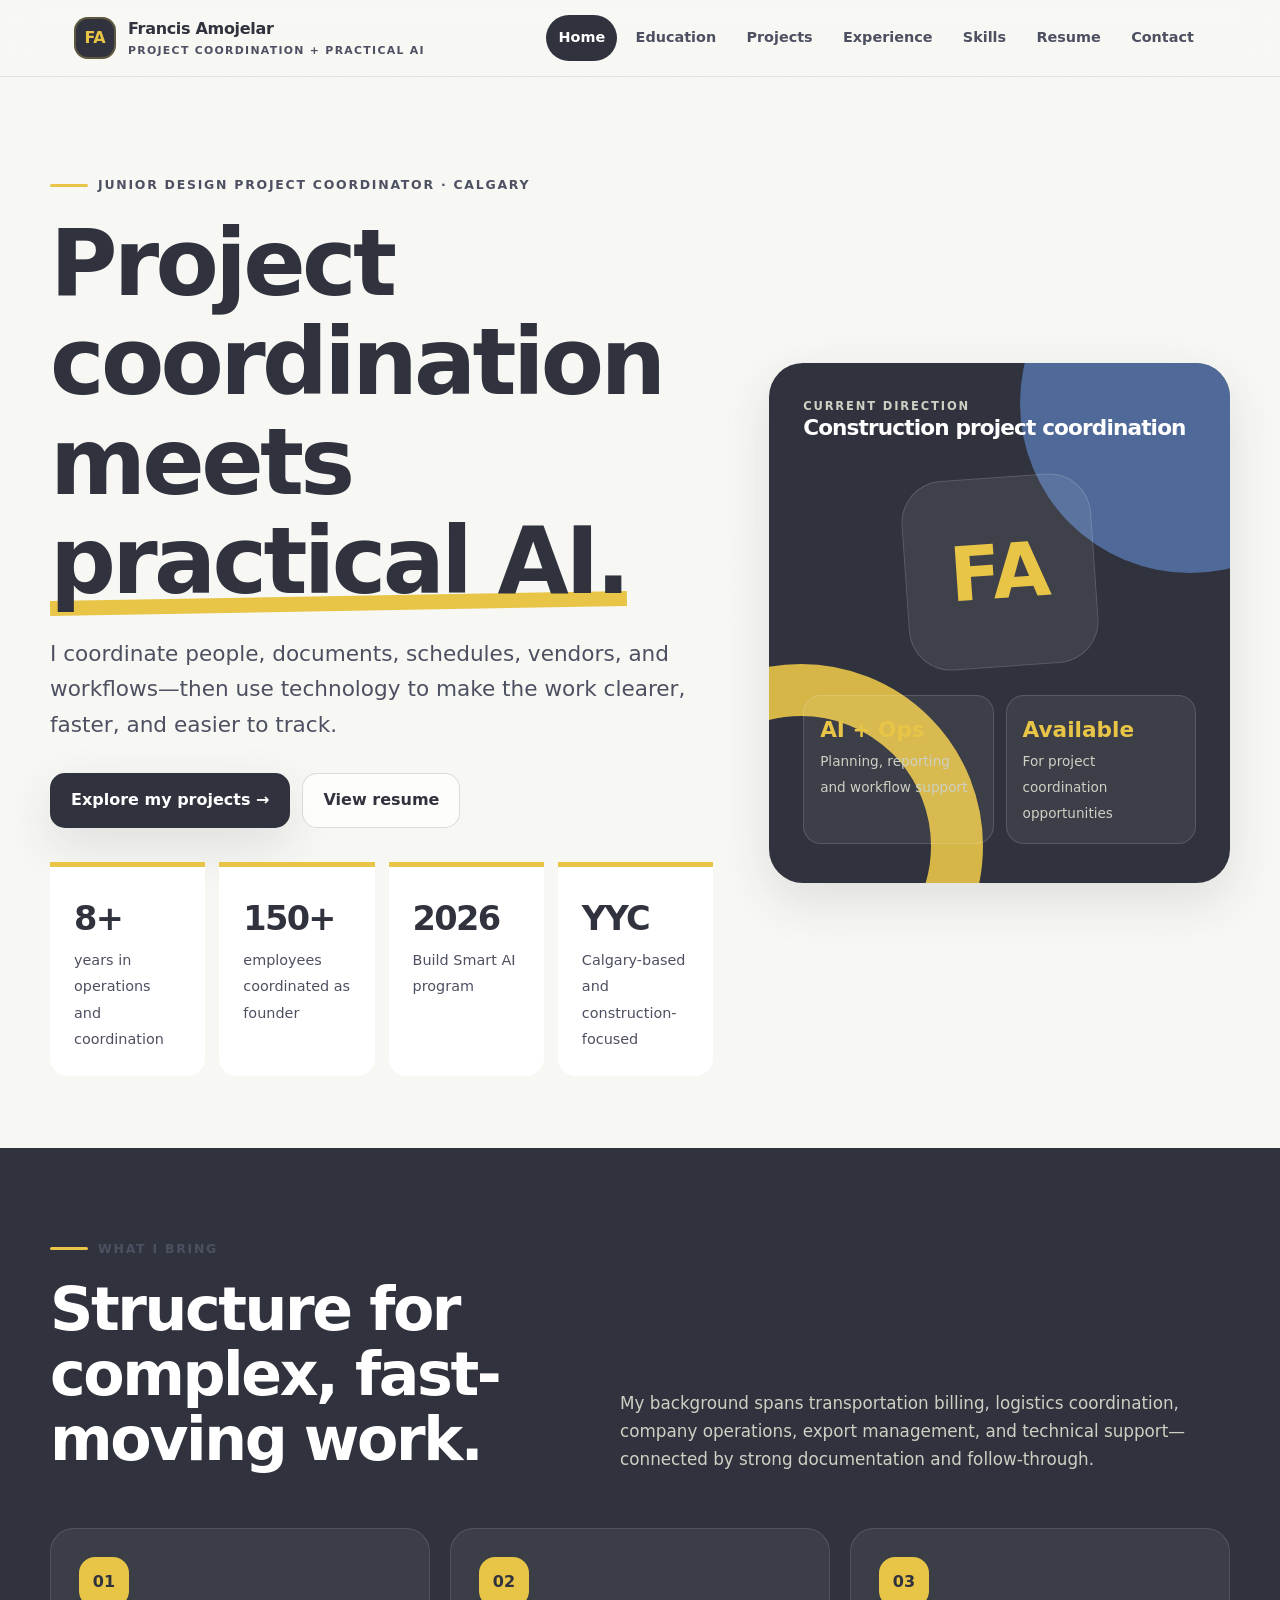
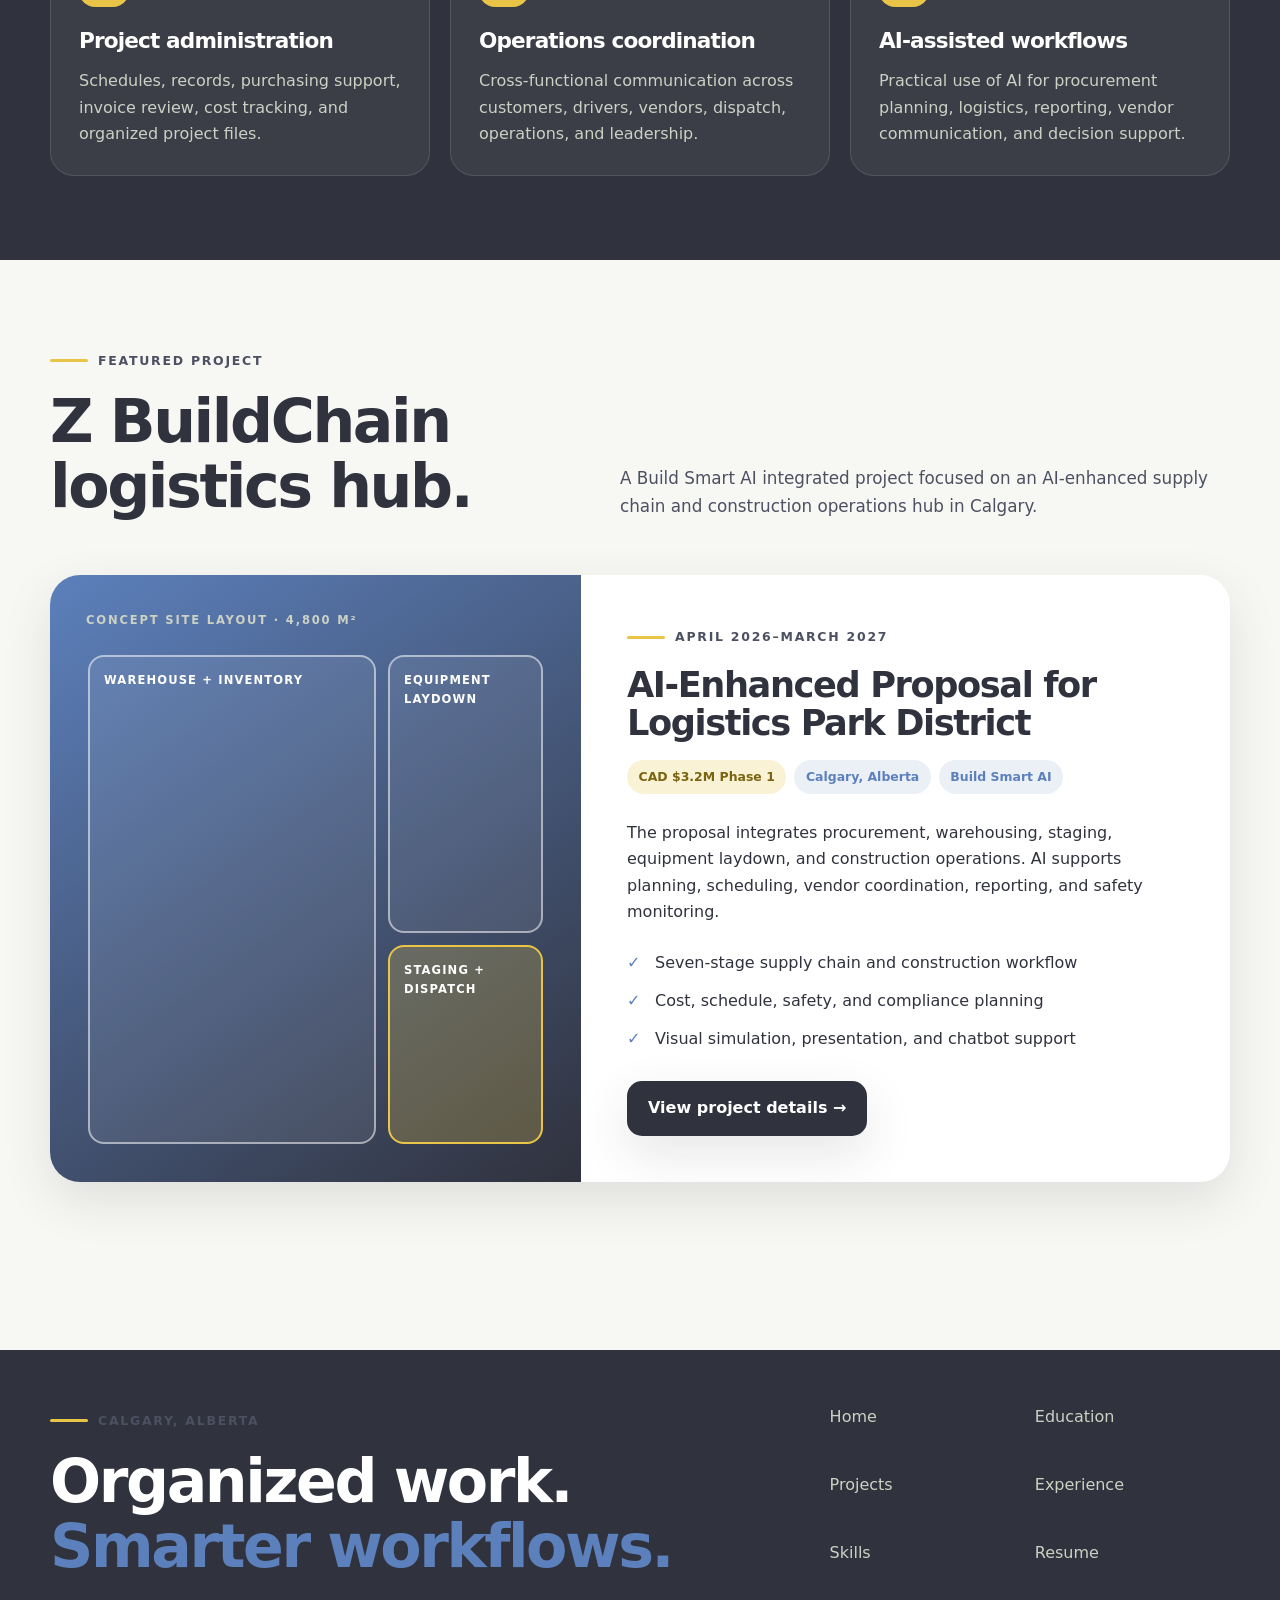
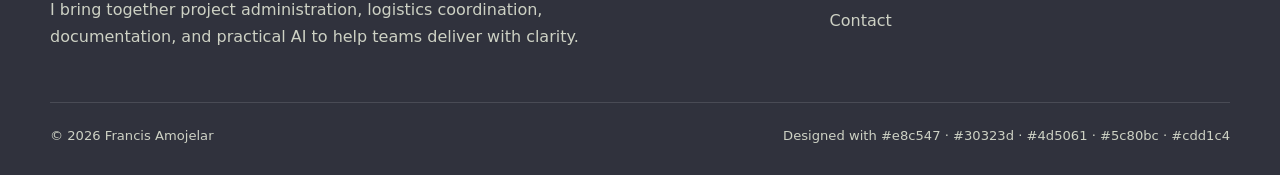
<file: index.html>
<!doctype html>
<html lang="en">
<head>
  <meta charset="utf-8">
  <meta name="viewport" content="width=device-width, initial-scale=1">
  <meta name="description" content="Francis Amojelar is a Calgary-based junior design project coordinator combining project administration, logistics, and practical AI.">
  <meta name="theme-color" content="#30323d">
  <title>Home | Francis Amojelar</title>
  <link rel="stylesheet" href="styles.css">
</head>
<body>
<a class="skip-link" href="#main">Skip to content</a>
<header class="site-header">
  <div class="nav-wrap">
    <a class="brand" href="index.html" aria-label="Francis Amojelar home">
      <span class="brand-mark">FA</span>
      <span>Francis Amojelar<small>Project coordination + practical AI</small></span>
    </a>
    <button class="menu-toggle" aria-expanded="false" aria-label="Open navigation">☰</button>
    <nav class="site-nav" aria-label="Primary navigation"><a href="index.html">Home</a><a href="education.html">Education</a><a href="projects.html">Projects</a><a href="experience.html">Experience</a><a href="skills.html">Skills</a><a href="resume.html">Resume</a><a href="contact.html">Contact</a></nav>
  </div>
</header>
<main id="main">
<section class="hero">
  <div class="container hero-grid">
    <div class="reveal">
      <div class="eyebrow">Junior Design Project Coordinator · Calgary</div>
      <h1>Project coordination meets <span class="gold-underline">practical AI.</span></h1>
      <p class="lead">I coordinate people, documents, schedules, vendors, and workflows—then use technology to make the work clearer, faster, and easier to track.</p>
      <div class="actions"><a class="btn btn-primary" href="projects.html">Explore my projects →</a><a class="btn btn-secondary" href="resume.html">View resume</a></div>
      <div class="stats">
        <div class="stat"><strong>8+</strong><span>years in operations and coordination</span></div>
        <div class="stat"><strong>150+</strong><span>employees coordinated as founder</span></div>
        <div class="stat"><strong>2026</strong><span>Build Smart AI program</span></div>
        <div class="stat"><strong>YYC</strong><span>Calgary-based and construction-focused</span></div>
      </div>
    </div>
    <aside class="hero-panel reveal" aria-label="Profile summary">
      <div class="panel-grid">
        <div><div class="mini-label">Current direction</div><h3>Construction project coordination</h3></div>
        <div class="profile-monogram">FA</div>
        <div class="status-row"><div class="status-card"><strong>AI + Ops</strong><span>Planning, reporting and workflow support</span></div><div class="status-card"><strong>Available</strong><span>For project coordination opportunities</span></div></div>
      </div>
    </aside>
  </div>
</section>
<section class="section alt">
  <div class="container">
    <div class="section-head"><div><div class="eyebrow">What I bring</div><h2>Structure for complex, fast-moving work.</h2></div><p class="section-copy">My background spans transportation billing, logistics coordination, company operations, export management, and technical support—connected by strong documentation and follow-through.</p></div>
    <div class="grid-3">
      <article class="card reveal"><div class="card-icon">01</div><h3>Project administration</h3><p>Schedules, records, purchasing support, invoice review, cost tracking, and organized project files.</p></article>
      <article class="card reveal"><div class="card-icon">02</div><h3>Operations coordination</h3><p>Cross-functional communication across customers, drivers, vendors, dispatch, operations, and leadership.</p></article>
      <article class="card reveal"><div class="card-icon">03</div><h3>AI-assisted workflows</h3><p>Practical use of AI for procurement planning, logistics, reporting, vendor communication, and decision support.</p></article>
    </div>
  </div>
</section>
<section class="section">
  <div class="container">
    <div class="section-head"><div><div class="eyebrow">Featured project</div><h2>Z BuildChain logistics hub.</h2></div><p class="section-copy">A Build Smart AI integrated project focused on an AI-enhanced supply chain and construction operations hub in Calgary.</p></div>
    <div class="project-feature reveal">
      <div class="project-visual"><div class="mini-label">Concept site layout · 4,800 m²</div><div class="site-map"><span>Warehouse + inventory</span><span>Equipment laydown</span><span>Staging + dispatch</span></div></div>
      <div class="project-content"><div class="eyebrow">April 2026–March 2027</div><h3 style="font-size:2.2rem">AI-Enhanced Proposal for Logistics Park District</h3><div class="project-kickers"><span class="pill gold">CAD $3.2M Phase 1</span><span class="pill">Calgary, Alberta</span><span class="pill">Build Smart AI</span></div><p>The proposal integrates procurement, warehousing, staging, equipment laydown, and construction operations. AI supports planning, scheduling, vendor coordination, reporting, and safety monitoring.</p><ul class="feature-list"><li>Seven-stage supply chain and construction workflow</li><li>Cost, schedule, safety, and compliance planning</li><li>Visual simulation, presentation, and chatbot support</li></ul><div class="actions" style="margin-top:28px"><a class="btn btn-primary" href="projects.html">View project details →</a></div></div>
    </div>
  </div>
</section>
</main>
<footer class="site-footer">
  <div class="container">
    <div class="footer-grid">
      <div><div class="eyebrow">Calgary, Alberta</div><h2>Organized work.<br><span class="accent">Smarter workflows.</span></h2><p>I bring together project administration, logistics coordination, documentation, and practical AI to help teams deliver with clarity.</p></div>
      <div class="footer-links"><a href="index.html">Home</a><a href="education.html">Education</a><a href="projects.html">Projects</a><a href="experience.html">Experience</a><a href="skills.html">Skills</a><a href="resume.html">Resume</a><a href="contact.html">Contact</a></div>
    </div>
    <div class="footer-bottom"><span>© <span data-year></span> Francis Amojelar</span><span>Designed with #e8c547 · #30323d · #4d5061 · #5c80bc · #cdd1c4</span></div>
  </div>
</footer>
<script src="script.js"></script>
</body>
</html>
</file>
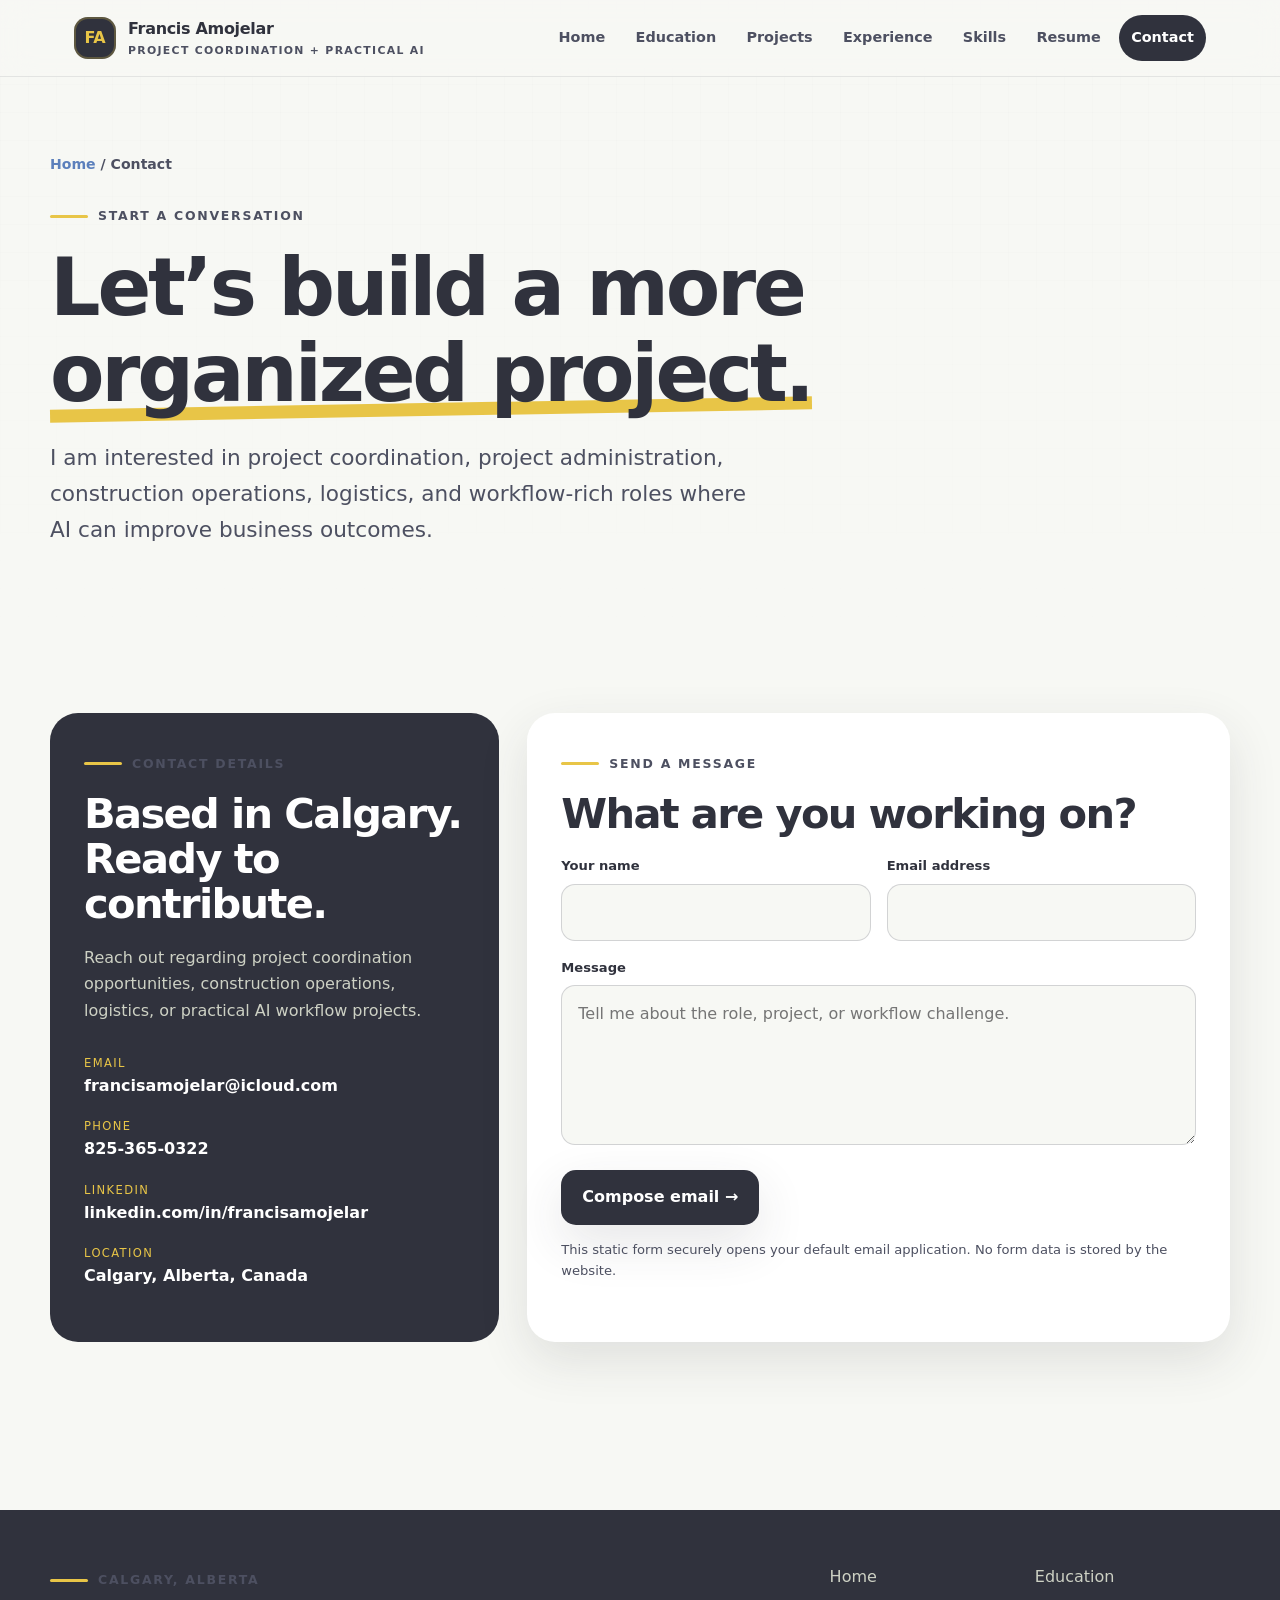
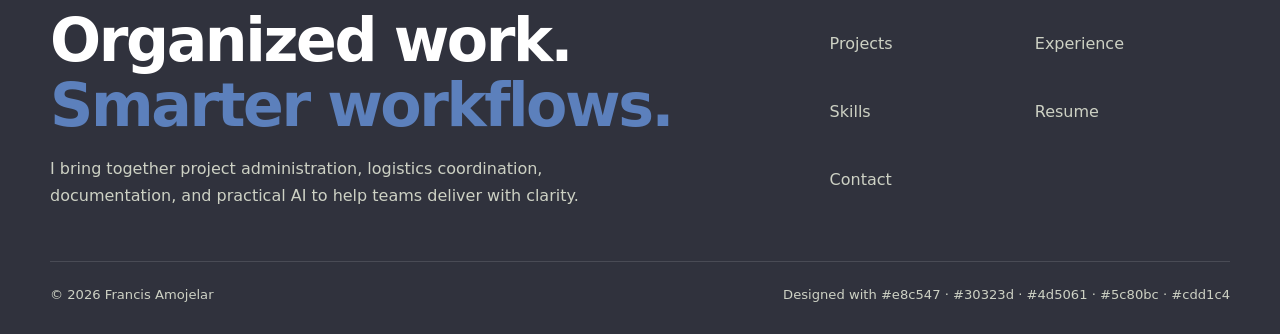
<file: contact.html>
<!doctype html>
<html lang="en">
<head>
  <meta charset="utf-8">
  <meta name="viewport" content="width=device-width, initial-scale=1">
  <meta name="description" content="Contact Francis Amojelar for project coordination, construction operations, logistics, and AI workflow opportunities.">
  <meta name="theme-color" content="#30323d">
  <title>Contact | Francis Amojelar</title>
  <link rel="stylesheet" href="styles.css">
</head>
<body>
<a class="skip-link" href="#main">Skip to content</a>
<header class="site-header">
  <div class="nav-wrap">
    <a class="brand" href="index.html" aria-label="Francis Amojelar home">
      <span class="brand-mark">FA</span>
      <span>Francis Amojelar<small>Project coordination + practical AI</small></span>
    </a>
    <button class="menu-toggle" aria-expanded="false" aria-label="Open navigation">☰</button>
    <nav class="site-nav" aria-label="Primary navigation"><a href="index.html">Home</a><a href="education.html">Education</a><a href="projects.html">Projects</a><a href="experience.html">Experience</a><a href="skills.html">Skills</a><a href="resume.html">Resume</a><a href="contact.html">Contact</a></nav>
  </div>
</header>
<main id="main">
<section class="page-hero"><div class="container"><div class="breadcrumb"><a href="index.html">Home</a> / Contact</div><div class="eyebrow">Start a conversation</div><h1>Let’s build a more <span class="gold-underline">organized project.</span></h1><p class="lead">I am interested in project coordination, project administration, construction operations, logistics, and workflow-rich roles where AI can improve business outcomes.</p></div></section>
<section class="section"><div class="container"><div class="contact-layout">
  <aside class="contact-panel reveal"><div class="eyebrow">Contact details</div><h2 style="font-size:2.6rem">Based in Calgary.<br>Ready to contribute.</h2><p>Reach out regarding project coordination opportunities, construction operations, logistics, or practical AI workflow projects.</p><ul class="contact-list"><li><span>Email</span><a href="mailto:francisamojelar@icloud.com">francisamojelar@icloud.com</a></li><li><span>Phone</span><a href="tel:+18253650322">825-365-0322</a></li><li><span>LinkedIn</span><a href="https://linkedin.com/in/francisamojelar">linkedin.com/in/francisamojelar</a></li><li><span>Location</span><a href="#">Calgary, Alberta, Canada</a></li></ul></aside>
  <form class="contact-form reveal" id="contact-form"><div class="eyebrow">Send a message</div><h2 style="font-size:2.6rem">What are you working on?</h2><div class="form-row"><div class="field"><label for="name">Your name</label><input id="name" name="name" autocomplete="name" required></div><div class="field"><label for="email">Email address</label><input id="email" name="email" type="email" autocomplete="email" required></div></div><div class="field"><label for="message">Message</label><textarea id="message" name="message" required placeholder="Tell me about the role, project, or workflow challenge."></textarea></div><button class="btn btn-primary" type="submit">Compose email →</button><p class="form-note">This static form securely opens your default email application. No form data is stored by the website.</p></form>
</div></div></section>
</main>
<footer class="site-footer">
  <div class="container">
    <div class="footer-grid">
      <div><div class="eyebrow">Calgary, Alberta</div><h2>Organized work.<br><span class="accent">Smarter workflows.</span></h2><p>I bring together project administration, logistics coordination, documentation, and practical AI to help teams deliver with clarity.</p></div>
      <div class="footer-links"><a href="index.html">Home</a><a href="education.html">Education</a><a href="projects.html">Projects</a><a href="experience.html">Experience</a><a href="skills.html">Skills</a><a href="resume.html">Resume</a><a href="contact.html">Contact</a></div>
    </div>
    <div class="footer-bottom"><span>© <span data-year></span> Francis Amojelar</span><span>Designed with #e8c547 · #30323d · #4d5061 · #5c80bc · #cdd1c4</span></div>
  </div>
</footer>
<script src="script.js"></script>
</body>
</html>
</file>
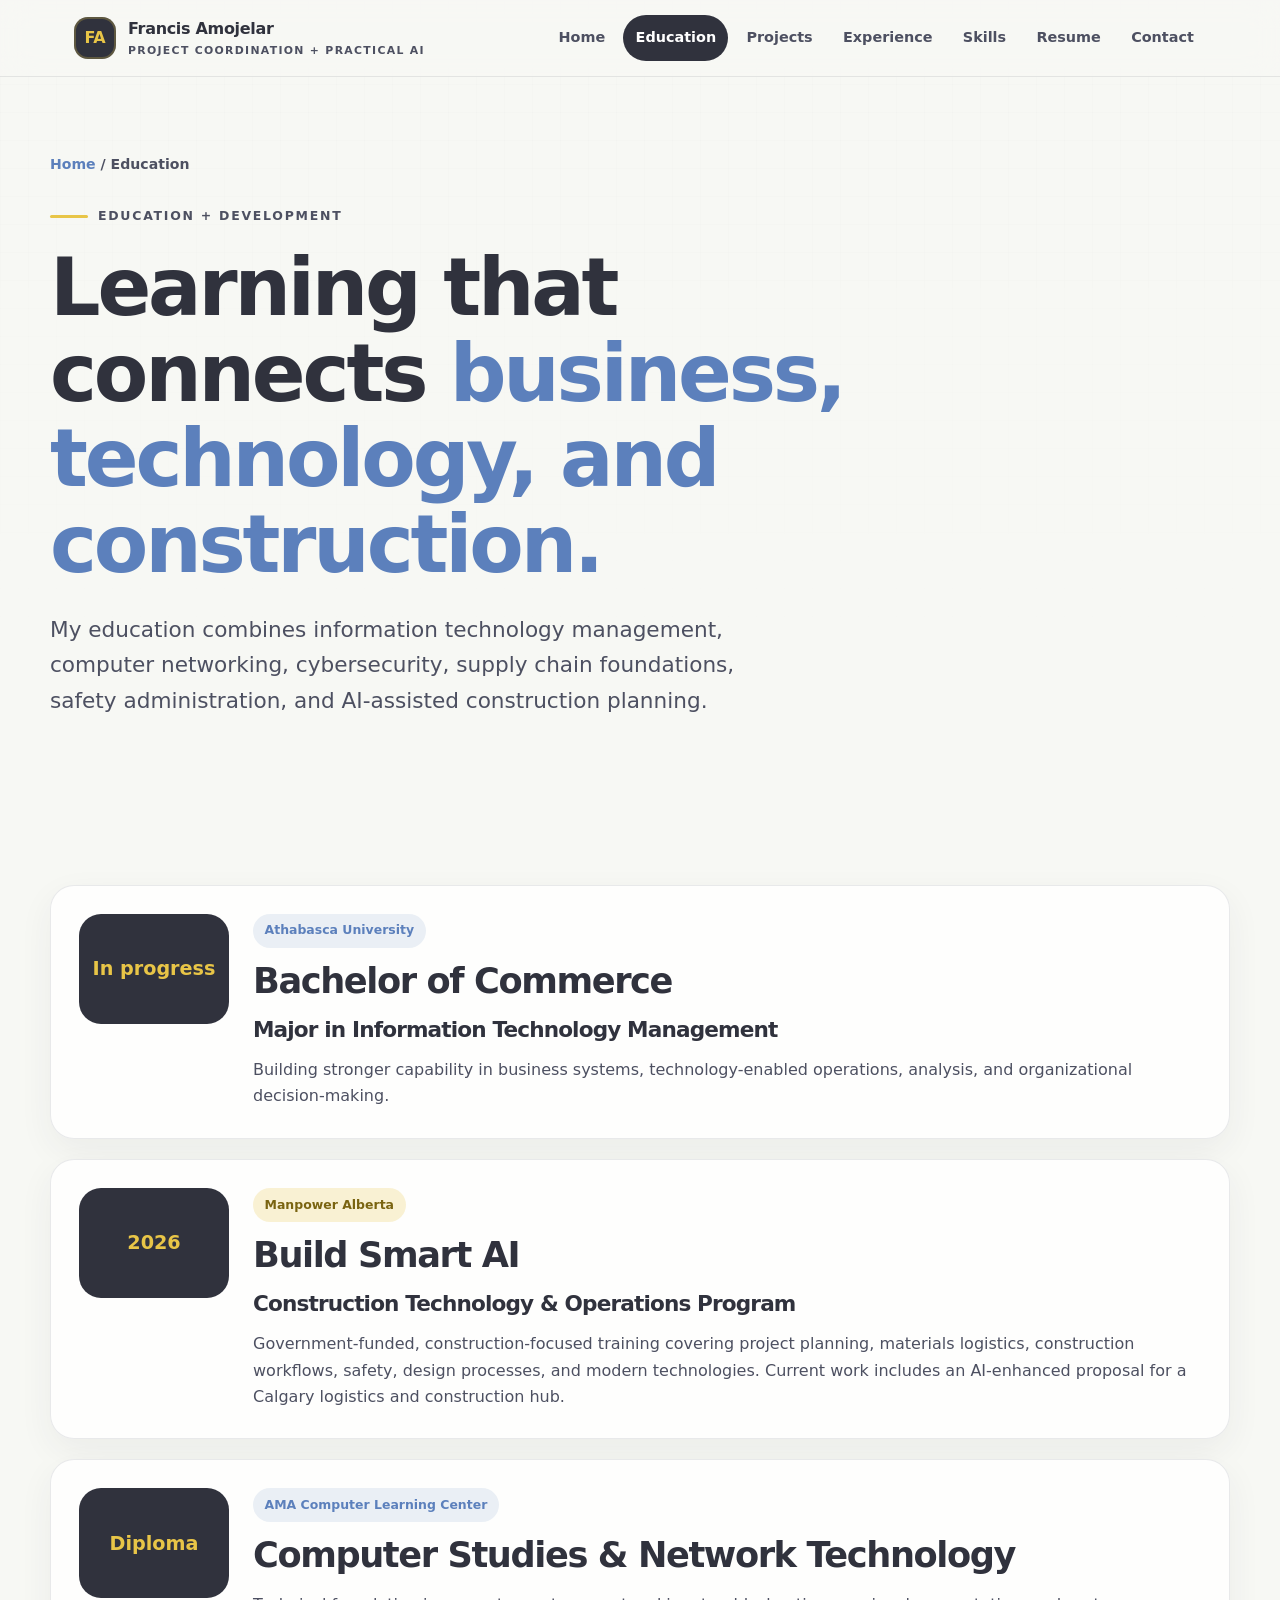
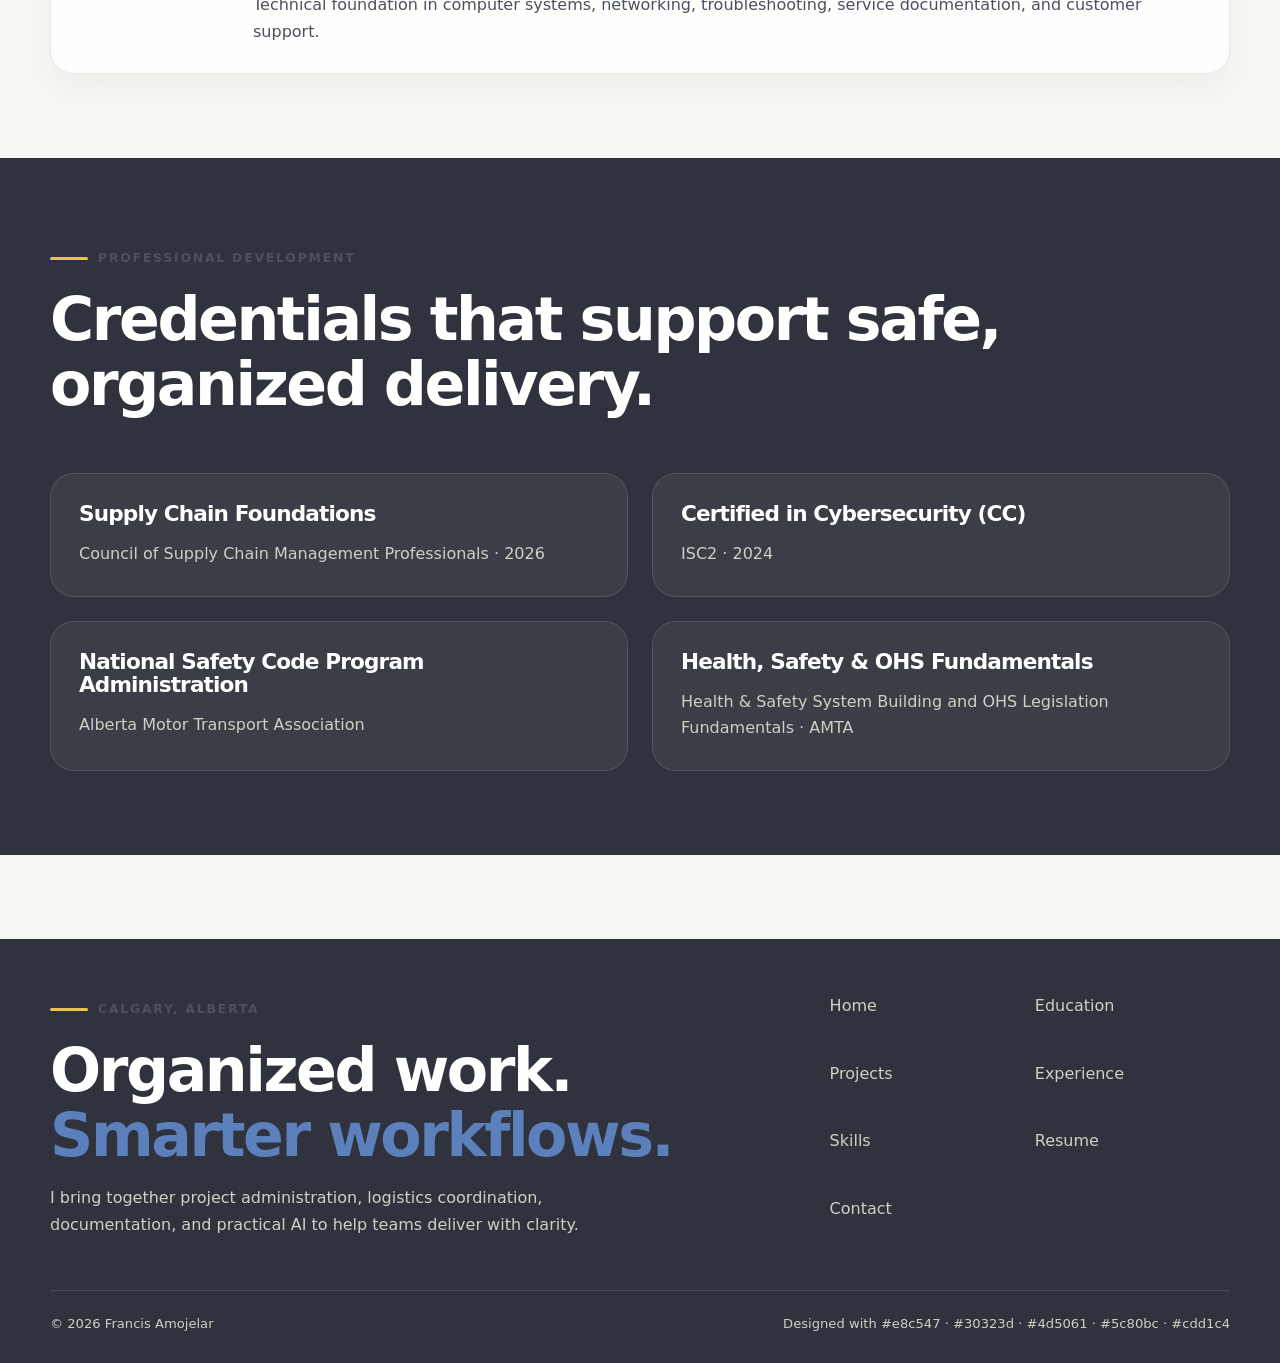
<file: education.html>
<!doctype html>
<html lang="en">
<head>
  <meta charset="utf-8">
  <meta name="viewport" content="width=device-width, initial-scale=1">
  <meta name="description" content="Education and professional development of Francis Amojelar, including Build Smart AI and Information Technology Management.">
  <meta name="theme-color" content="#30323d">
  <title>Education | Francis Amojelar</title>
  <link rel="stylesheet" href="styles.css">
</head>
<body>
<a class="skip-link" href="#main">Skip to content</a>
<header class="site-header">
  <div class="nav-wrap">
    <a class="brand" href="index.html" aria-label="Francis Amojelar home">
      <span class="brand-mark">FA</span>
      <span>Francis Amojelar<small>Project coordination + practical AI</small></span>
    </a>
    <button class="menu-toggle" aria-expanded="false" aria-label="Open navigation">☰</button>
    <nav class="site-nav" aria-label="Primary navigation"><a href="index.html">Home</a><a href="education.html">Education</a><a href="projects.html">Projects</a><a href="experience.html">Experience</a><a href="skills.html">Skills</a><a href="resume.html">Resume</a><a href="contact.html">Contact</a></nav>
  </div>
</header>
<main id="main">
<section class="page-hero"><div class="container"><div class="breadcrumb"><a href="index.html">Home</a> / Education</div><div class="eyebrow">Education + development</div><h1>Learning that connects <span class="accent">business, technology, and construction.</span></h1><p class="lead">My education combines information technology management, computer networking, cybersecurity, supply chain foundations, safety administration, and AI-assisted construction planning.</p></div></section>
<section class="section"><div class="container">
  <article class="card edu-card reveal"><div class="edu-year">In progress</div><div><span class="pill">Athabasca University</span><h2 style="font-size:2.2rem;margin-top:14px">Bachelor of Commerce</h2><h3>Major in Information Technology Management</h3><p>Building stronger capability in business systems, technology-enabled operations, analysis, and organizational decision-making.</p></div></article>
  <article class="card edu-card reveal"><div class="edu-year">2026</div><div><span class="pill gold">Manpower Alberta</span><h2 style="font-size:2.2rem;margin-top:14px">Build Smart AI</h2><h3>Construction Technology & Operations Program</h3><p>Government-funded, construction-focused training covering project planning, materials logistics, construction workflows, safety, design processes, and modern technologies. Current work includes an AI-enhanced proposal for a Calgary logistics and construction hub.</p></div></article>
  <article class="card edu-card reveal"><div class="edu-year">Diploma</div><div><span class="pill">AMA Computer Learning Center</span><h2 style="font-size:2.2rem;margin-top:14px">Computer Studies & Network Technology</h2><p>Technical foundation in computer systems, networking, troubleshooting, service documentation, and customer support.</p></div></article>
</div></section>
<section class="section alt"><div class="container"><div class="section-head"><div><div class="eyebrow">Professional development</div><h2>Credentials that support safe, organized delivery.</h2></div></div><div class="grid-2">
  <article class="card"><h3>Supply Chain Foundations</h3><p>Council of Supply Chain Management Professionals · 2026</p></article>
  <article class="card"><h3>Certified in Cybersecurity (CC)</h3><p>ISC2 · 2024</p></article>
  <article class="card"><h3>National Safety Code Program Administration</h3><p>Alberta Motor Transport Association</p></article>
  <article class="card"><h3>Health, Safety & OHS Fundamentals</h3><p>Health & Safety System Building and OHS Legislation Fundamentals · AMTA</p></article>
</div></div></section>
</main>
<footer class="site-footer">
  <div class="container">
    <div class="footer-grid">
      <div><div class="eyebrow">Calgary, Alberta</div><h2>Organized work.<br><span class="accent">Smarter workflows.</span></h2><p>I bring together project administration, logistics coordination, documentation, and practical AI to help teams deliver with clarity.</p></div>
      <div class="footer-links"><a href="index.html">Home</a><a href="education.html">Education</a><a href="projects.html">Projects</a><a href="experience.html">Experience</a><a href="skills.html">Skills</a><a href="resume.html">Resume</a><a href="contact.html">Contact</a></div>
    </div>
    <div class="footer-bottom"><span>© <span data-year></span> Francis Amojelar</span><span>Designed with #e8c547 · #30323d · #4d5061 · #5c80bc · #cdd1c4</span></div>
  </div>
</footer>
<script src="script.js"></script>
</body>
</html>
</file>
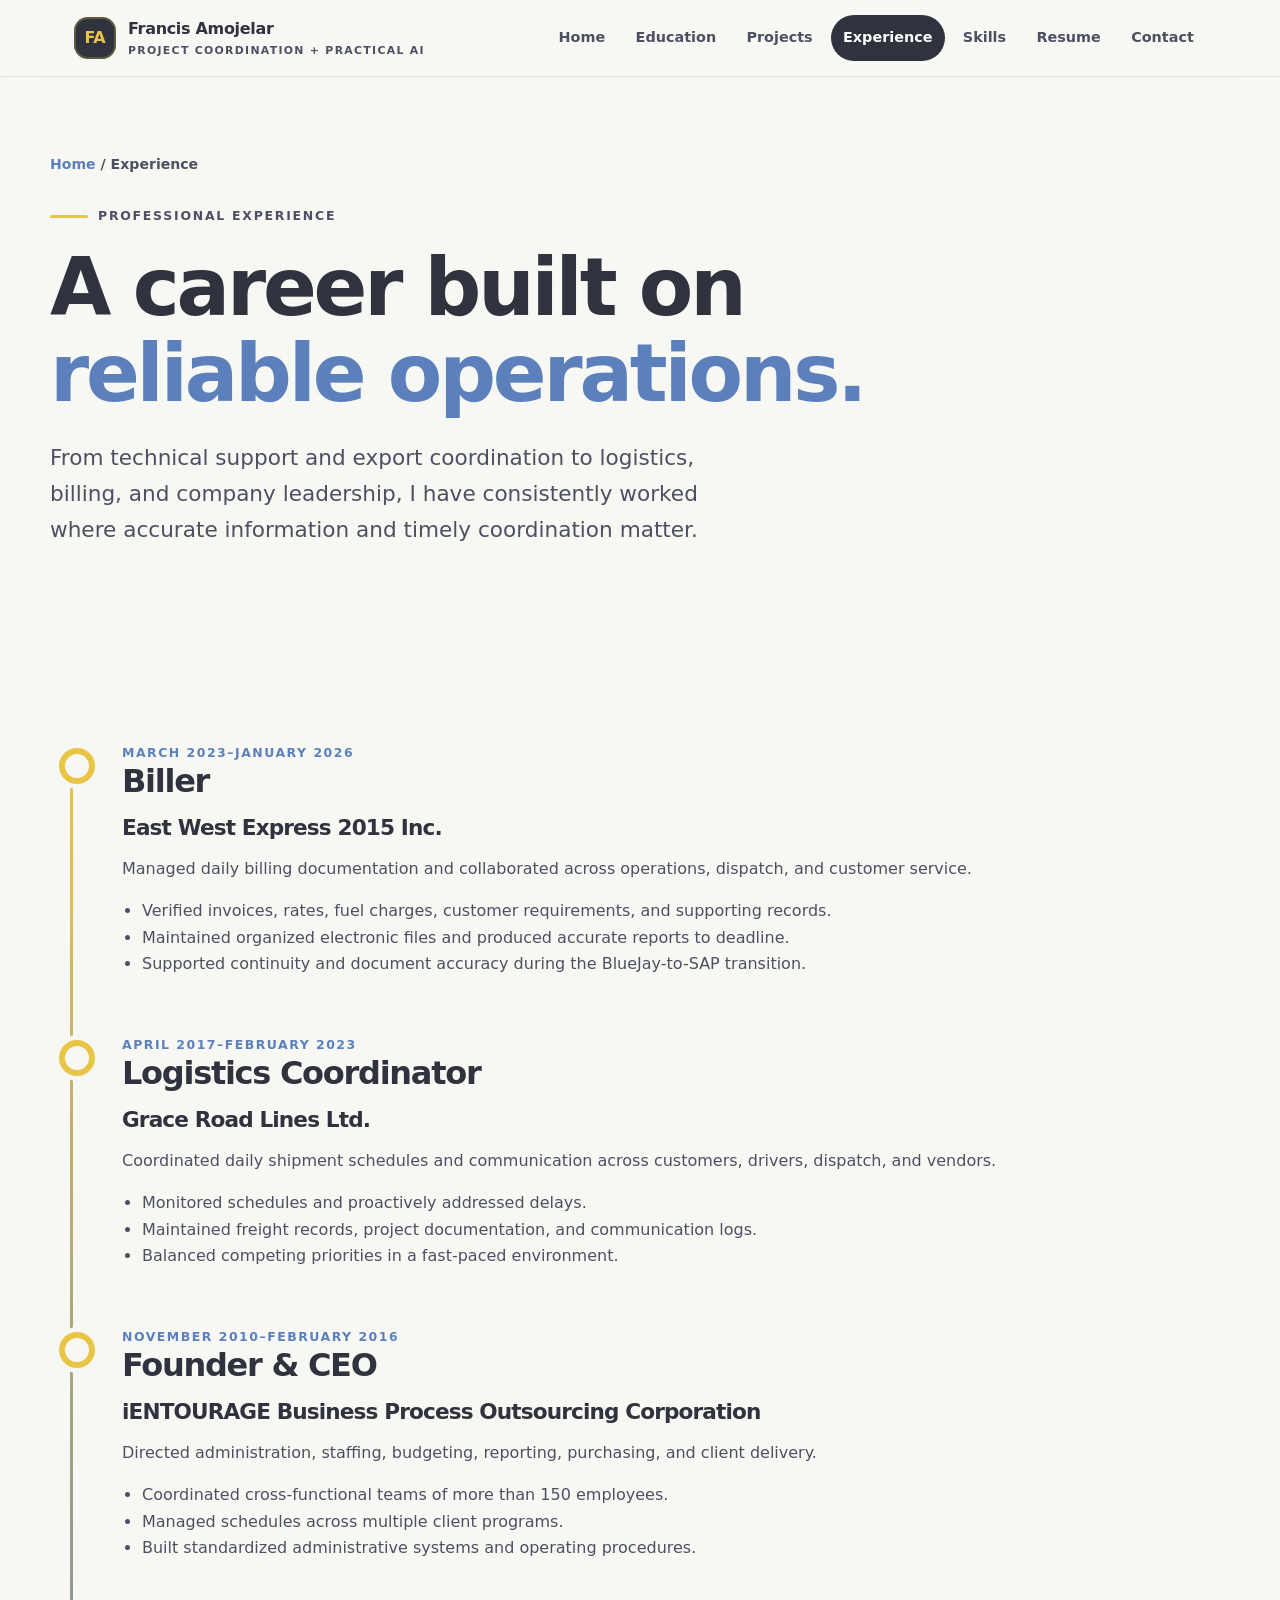
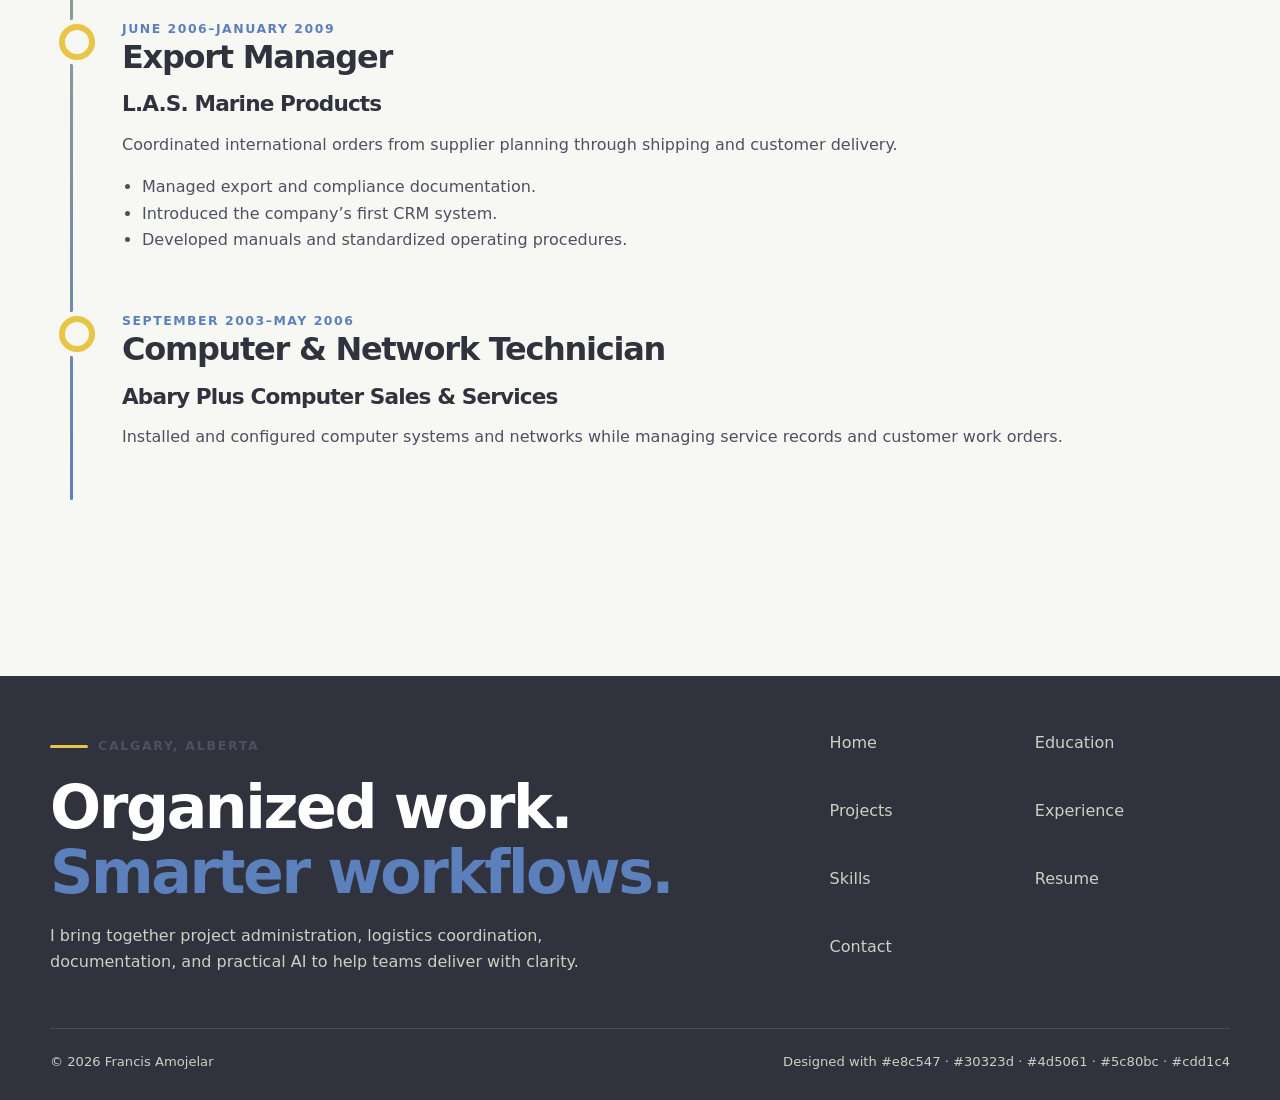
<file: experience.html>
<!doctype html>
<html lang="en">
<head>
  <meta charset="utf-8">
  <meta name="viewport" content="width=device-width, initial-scale=1">
  <meta name="description" content="Professional experience of Francis Amojelar in billing, logistics, operations leadership, export, and technical support.">
  <meta name="theme-color" content="#30323d">
  <title>Experience | Francis Amojelar</title>
  <link rel="stylesheet" href="styles.css">
</head>
<body>
<a class="skip-link" href="#main">Skip to content</a>
<header class="site-header">
  <div class="nav-wrap">
    <a class="brand" href="index.html" aria-label="Francis Amojelar home">
      <span class="brand-mark">FA</span>
      <span>Francis Amojelar<small>Project coordination + practical AI</small></span>
    </a>
    <button class="menu-toggle" aria-expanded="false" aria-label="Open navigation">☰</button>
    <nav class="site-nav" aria-label="Primary navigation"><a href="index.html">Home</a><a href="education.html">Education</a><a href="projects.html">Projects</a><a href="experience.html">Experience</a><a href="skills.html">Skills</a><a href="resume.html">Resume</a><a href="contact.html">Contact</a></nav>
  </div>
</header>
<main id="main">
<section class="page-hero"><div class="container"><div class="breadcrumb"><a href="index.html">Home</a> / Experience</div><div class="eyebrow">Professional experience</div><h1>A career built on <span class="accent">reliable operations.</span></h1><p class="lead">From technical support and export coordination to logistics, billing, and company leadership, I have consistently worked where accurate information and timely coordination matter.</p></div></section>
<section class="section"><div class="container"><div class="timeline">
  <article class="timeline-item reveal"><div class="timeline-date">March 2023–January 2026</div><h2 style="font-size:2rem">Biller</h2><h3>East West Express 2015 Inc.</h3><p>Managed daily billing documentation and collaborated across operations, dispatch, and customer service.</p><ul><li>Verified invoices, rates, fuel charges, customer requirements, and supporting records.</li><li>Maintained organized electronic files and produced accurate reports to deadline.</li><li>Supported continuity and document accuracy during the BlueJay-to-SAP transition.</li></ul></article>
  <article class="timeline-item reveal"><div class="timeline-date">April 2017–February 2023</div><h2 style="font-size:2rem">Logistics Coordinator</h2><h3>Grace Road Lines Ltd.</h3><p>Coordinated daily shipment schedules and communication across customers, drivers, dispatch, and vendors.</p><ul><li>Monitored schedules and proactively addressed delays.</li><li>Maintained freight records, project documentation, and communication logs.</li><li>Balanced competing priorities in a fast-paced environment.</li></ul></article>
  <article class="timeline-item reveal"><div class="timeline-date">November 2010–February 2016</div><h2 style="font-size:2rem">Founder & CEO</h2><h3>iENTOURAGE Business Process Outsourcing Corporation</h3><p>Directed administration, staffing, budgeting, reporting, purchasing, and client delivery.</p><ul><li>Coordinated cross-functional teams of more than 150 employees.</li><li>Managed schedules across multiple client programs.</li><li>Built standardized administrative systems and operating procedures.</li></ul></article>
  <article class="timeline-item reveal"><div class="timeline-date">June 2006–January 2009</div><h2 style="font-size:2rem">Export Manager</h2><h3>L.A.S. Marine Products</h3><p>Coordinated international orders from supplier planning through shipping and customer delivery.</p><ul><li>Managed export and compliance documentation.</li><li>Introduced the company’s first CRM system.</li><li>Developed manuals and standardized operating procedures.</li></ul></article>
  <article class="timeline-item reveal"><div class="timeline-date">September 2003–May 2006</div><h2 style="font-size:2rem">Computer & Network Technician</h2><h3>Abary Plus Computer Sales & Services</h3><p>Installed and configured computer systems and networks while managing service records and customer work orders.</p></article>
</div></div></section>
</main>
<footer class="site-footer">
  <div class="container">
    <div class="footer-grid">
      <div><div class="eyebrow">Calgary, Alberta</div><h2>Organized work.<br><span class="accent">Smarter workflows.</span></h2><p>I bring together project administration, logistics coordination, documentation, and practical AI to help teams deliver with clarity.</p></div>
      <div class="footer-links"><a href="index.html">Home</a><a href="education.html">Education</a><a href="projects.html">Projects</a><a href="experience.html">Experience</a><a href="skills.html">Skills</a><a href="resume.html">Resume</a><a href="contact.html">Contact</a></div>
    </div>
    <div class="footer-bottom"><span>© <span data-year></span> Francis Amojelar</span><span>Designed with #e8c547 · #30323d · #4d5061 · #5c80bc · #cdd1c4</span></div>
  </div>
</footer>
<script src="script.js"></script>
</body>
</html>
</file>
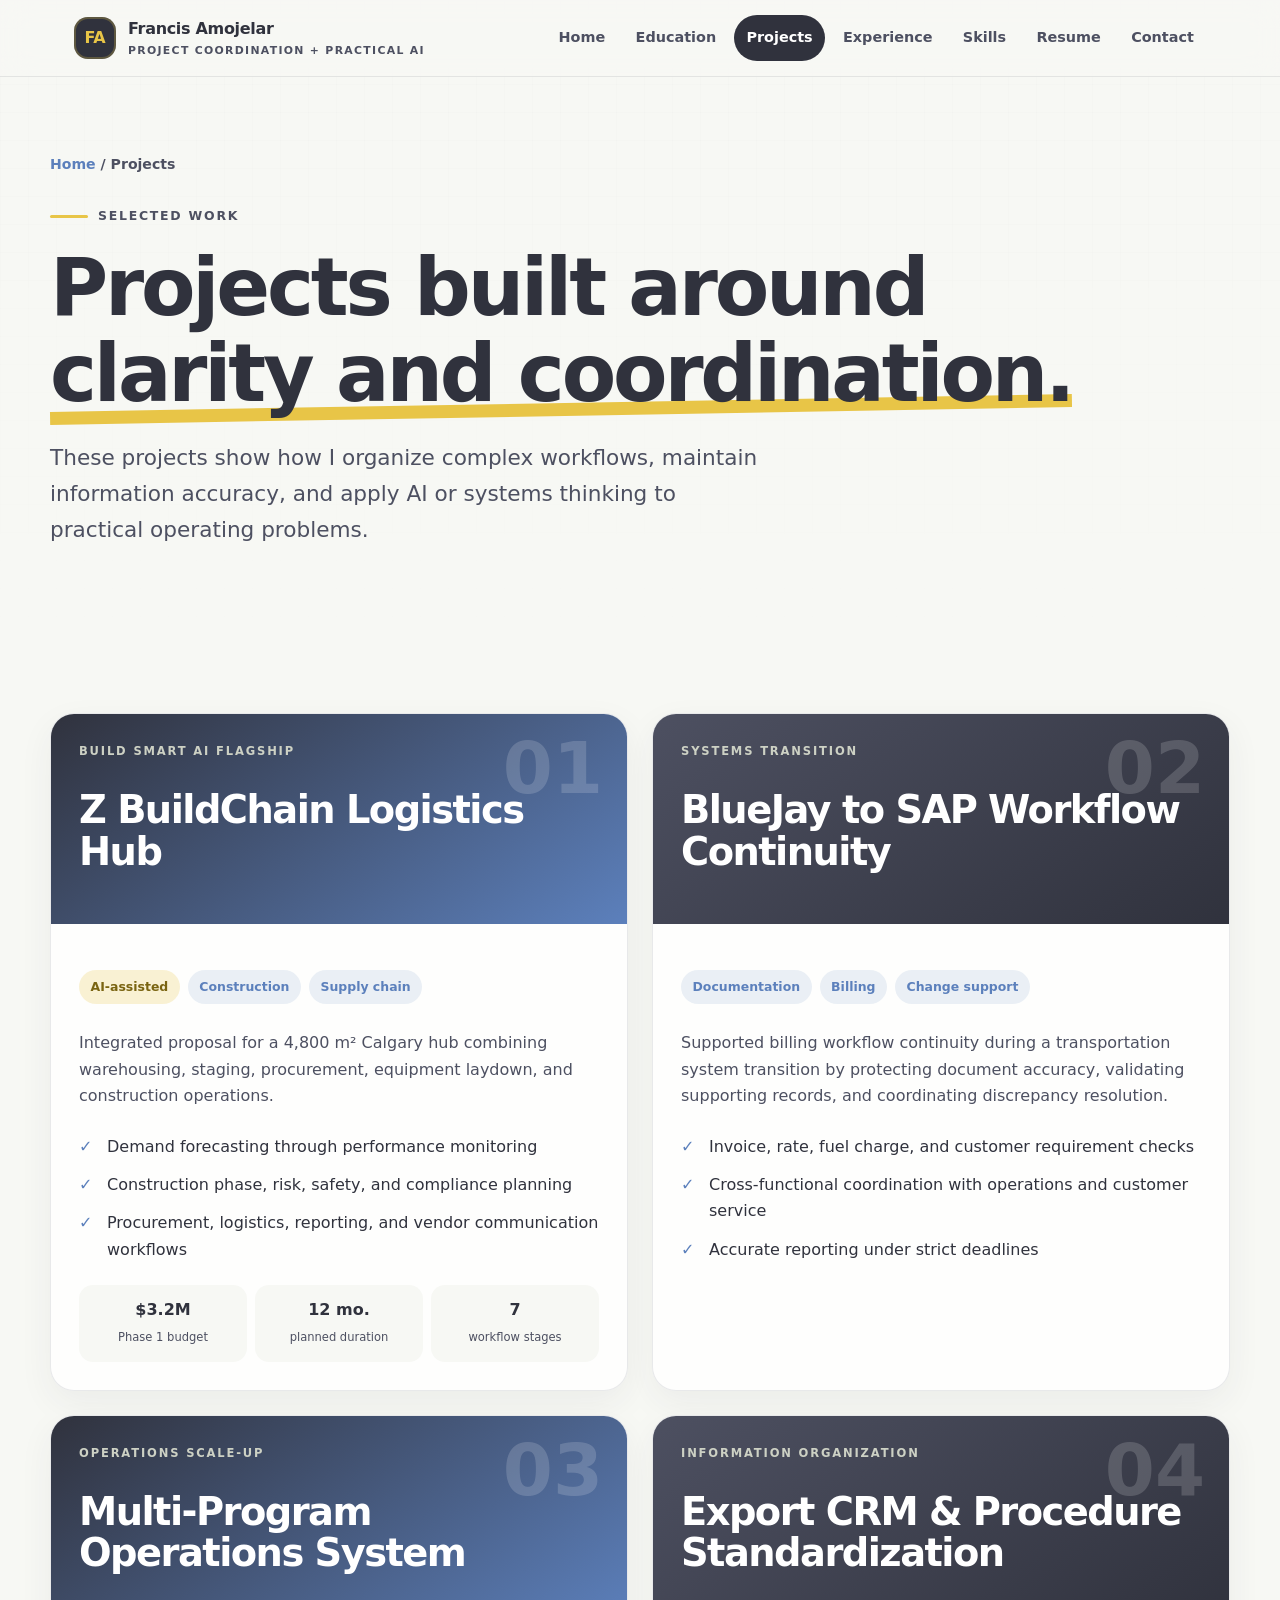
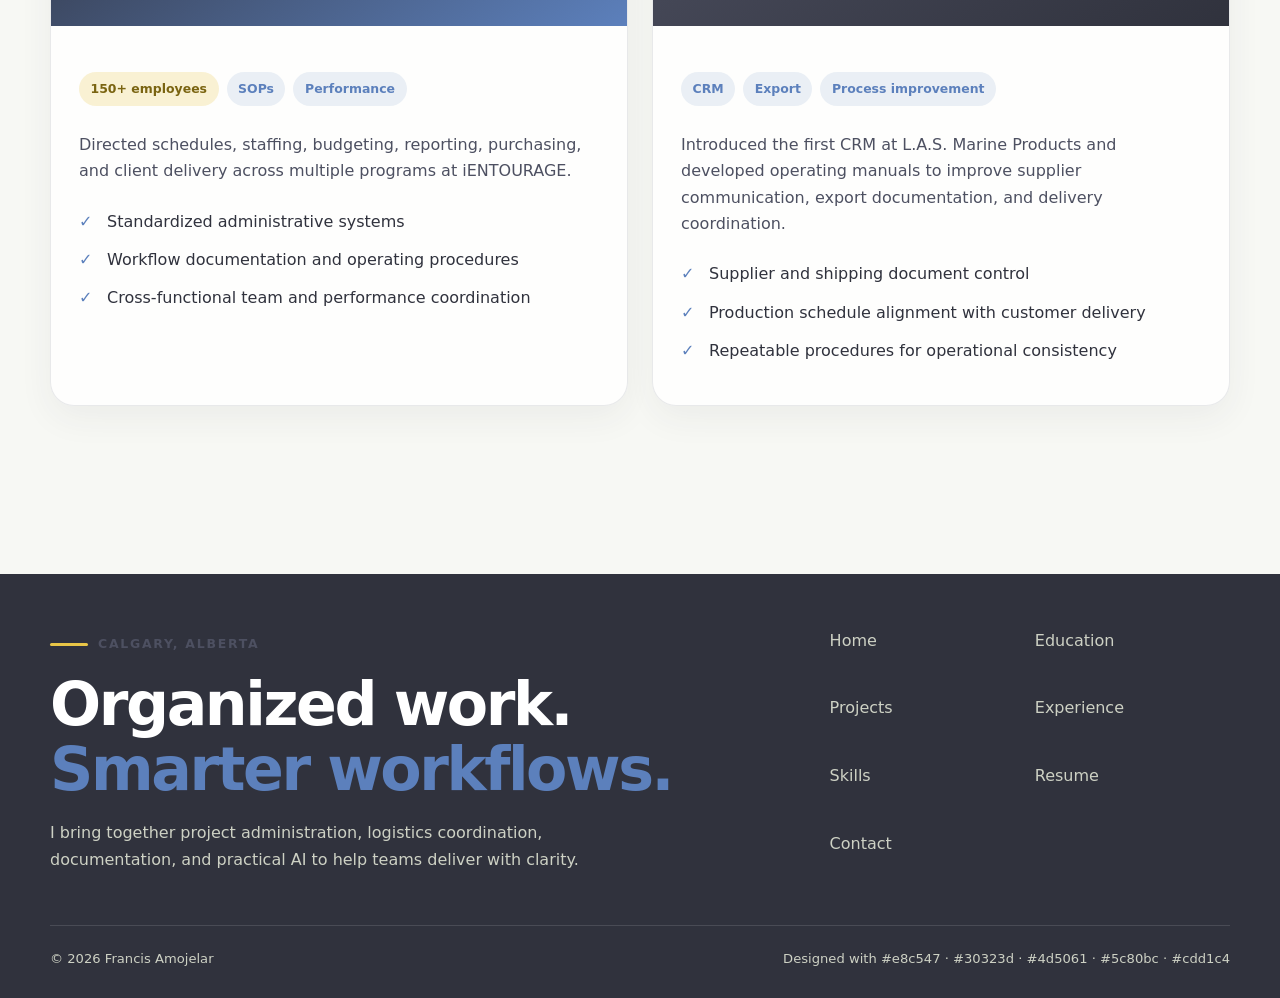
<file: projects.html>
<!doctype html>
<html lang="en">
<head>
  <meta charset="utf-8">
  <meta name="viewport" content="width=device-width, initial-scale=1">
  <meta name="description" content="Selected construction, AI, logistics, systems transition, and operations projects by Francis Amojelar.">
  <meta name="theme-color" content="#30323d">
  <title>Projects | Francis Amojelar</title>
  <link rel="stylesheet" href="styles.css">
</head>
<body>
<a class="skip-link" href="#main">Skip to content</a>
<header class="site-header">
  <div class="nav-wrap">
    <a class="brand" href="index.html" aria-label="Francis Amojelar home">
      <span class="brand-mark">FA</span>
      <span>Francis Amojelar<small>Project coordination + practical AI</small></span>
    </a>
    <button class="menu-toggle" aria-expanded="false" aria-label="Open navigation">☰</button>
    <nav class="site-nav" aria-label="Primary navigation"><a href="index.html">Home</a><a href="education.html">Education</a><a href="projects.html">Projects</a><a href="experience.html">Experience</a><a href="skills.html">Skills</a><a href="resume.html">Resume</a><a href="contact.html">Contact</a></nav>
  </div>
</header>
<main id="main">
<section class="page-hero"><div class="container"><div class="breadcrumb"><a href="index.html">Home</a> / Projects</div><div class="eyebrow">Selected work</div><h1>Projects built around <span class="gold-underline">clarity and coordination.</span></h1><p class="lead">These projects show how I organize complex workflows, maintain information accuracy, and apply AI or systems thinking to practical operating problems.</p></div></section>
<section class="section"><div class="container"><div class="grid-2">
  <article class="card project-card reveal"><div class="project-top"><span class="project-number">01</span><div class="mini-label">Build Smart AI flagship</div><h2 style="font-size:2.4rem;margin-top:28px">Z BuildChain Logistics Hub</h2></div><div class="project-body"><div class="project-kickers"><span class="pill gold">AI-assisted</span><span class="pill">Construction</span><span class="pill">Supply chain</span></div><p>Integrated proposal for a 4,800 m² Calgary hub combining warehousing, staging, procurement, equipment laydown, and construction operations.</p><ul class="feature-list"><li>Demand forecasting through performance monitoring</li><li>Construction phase, risk, safety, and compliance planning</li><li>Procurement, logistics, reporting, and vendor communication workflows</li></ul><div class="metric-row"><div class="metric"><strong>$3.2M</strong><span>Phase 1 budget</span></div><div class="metric"><strong>12 mo.</strong><span>planned duration</span></div><div class="metric"><strong>7</strong><span>workflow stages</span></div></div></div></article>
  <article class="card project-card reveal"><div class="project-top"><span class="project-number">02</span><div class="mini-label">Systems transition</div><h2 style="font-size:2.4rem;margin-top:28px">BlueJay to SAP Workflow Continuity</h2></div><div class="project-body"><div class="project-kickers"><span class="pill">Documentation</span><span class="pill">Billing</span><span class="pill">Change support</span></div><p>Supported billing workflow continuity during a transportation system transition by protecting document accuracy, validating supporting records, and coordinating discrepancy resolution.</p><ul class="feature-list"><li>Invoice, rate, fuel charge, and customer requirement checks</li><li>Cross-functional coordination with operations and customer service</li><li>Accurate reporting under strict deadlines</li></ul></div></article>
  <article class="card project-card reveal"><div class="project-top"><span class="project-number">03</span><div class="mini-label">Operations scale-up</div><h2 style="font-size:2.4rem;margin-top:28px">Multi-Program Operations System</h2></div><div class="project-body"><div class="project-kickers"><span class="pill gold">150+ employees</span><span class="pill">SOPs</span><span class="pill">Performance</span></div><p>Directed schedules, staffing, budgeting, reporting, purchasing, and client delivery across multiple programs at iENTOURAGE.</p><ul class="feature-list"><li>Standardized administrative systems</li><li>Workflow documentation and operating procedures</li><li>Cross-functional team and performance coordination</li></ul></div></article>
  <article class="card project-card reveal"><div class="project-top"><span class="project-number">04</span><div class="mini-label">Information organization</div><h2 style="font-size:2.4rem;margin-top:28px">Export CRM & Procedure Standardization</h2></div><div class="project-body"><div class="project-kickers"><span class="pill">CRM</span><span class="pill">Export</span><span class="pill">Process improvement</span></div><p>Introduced the first CRM at L.A.S. Marine Products and developed operating manuals to improve supplier communication, export documentation, and delivery coordination.</p><ul class="feature-list"><li>Supplier and shipping document control</li><li>Production schedule alignment with customer delivery</li><li>Repeatable procedures for operational consistency</li></ul></div></article>
</div></div></section>
</main>
<footer class="site-footer">
  <div class="container">
    <div class="footer-grid">
      <div><div class="eyebrow">Calgary, Alberta</div><h2>Organized work.<br><span class="accent">Smarter workflows.</span></h2><p>I bring together project administration, logistics coordination, documentation, and practical AI to help teams deliver with clarity.</p></div>
      <div class="footer-links"><a href="index.html">Home</a><a href="education.html">Education</a><a href="projects.html">Projects</a><a href="experience.html">Experience</a><a href="skills.html">Skills</a><a href="resume.html">Resume</a><a href="contact.html">Contact</a></div>
    </div>
    <div class="footer-bottom"><span>© <span data-year></span> Francis Amojelar</span><span>Designed with #e8c547 · #30323d · #4d5061 · #5c80bc · #cdd1c4</span></div>
  </div>
</footer>
<script src="script.js"></script>
</body>
</html>
</file>
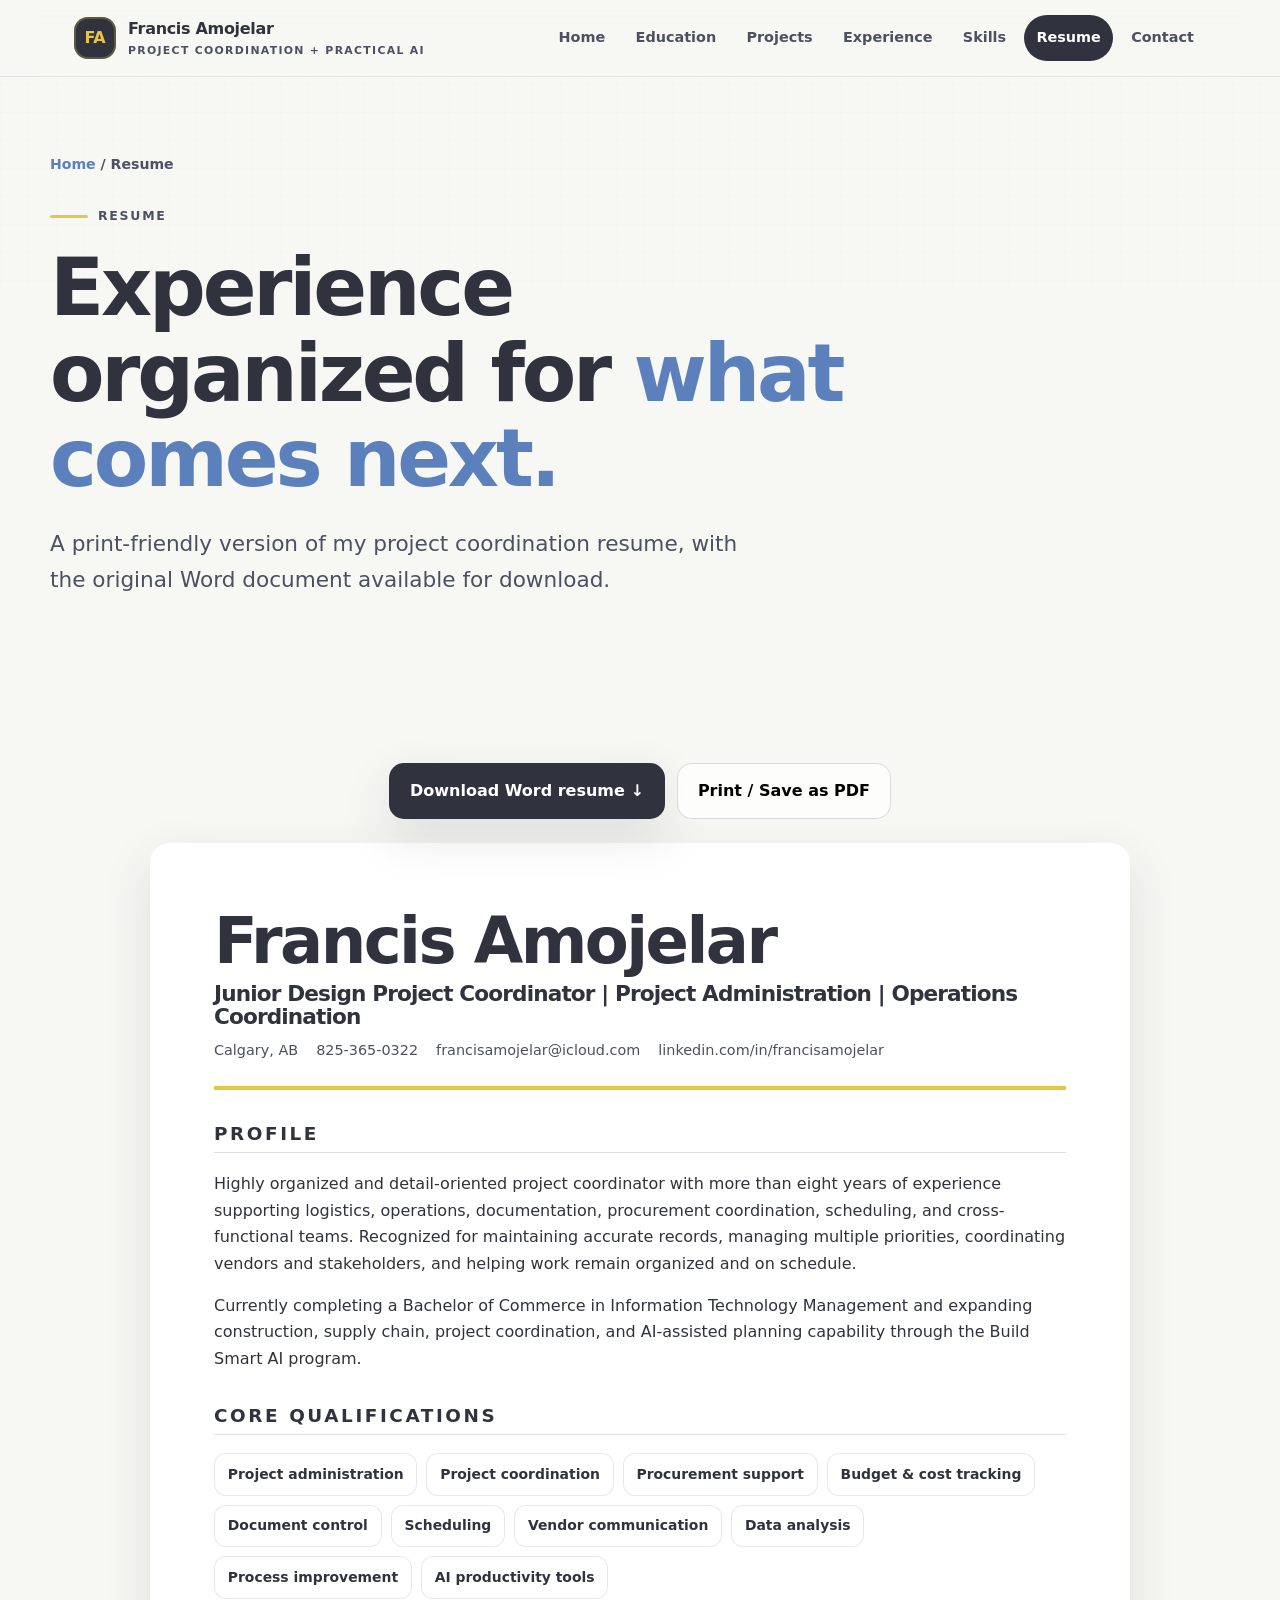
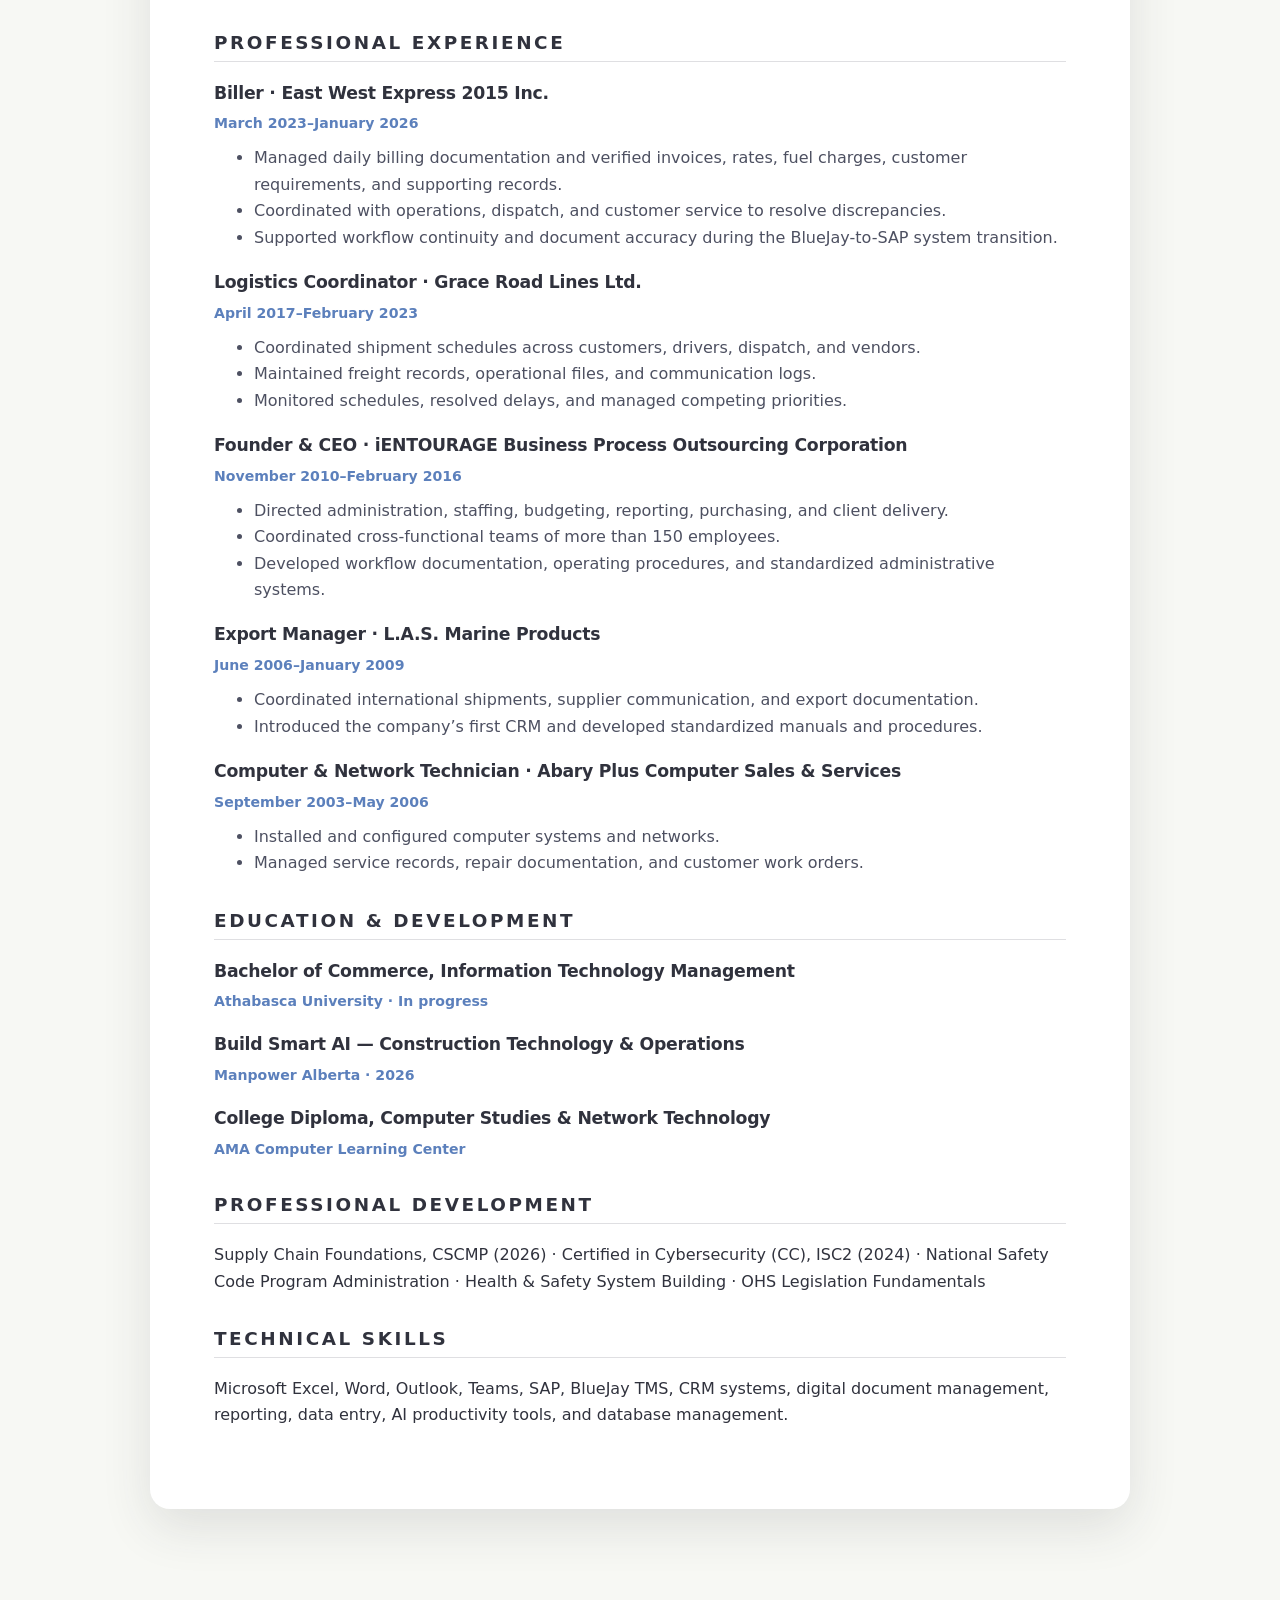
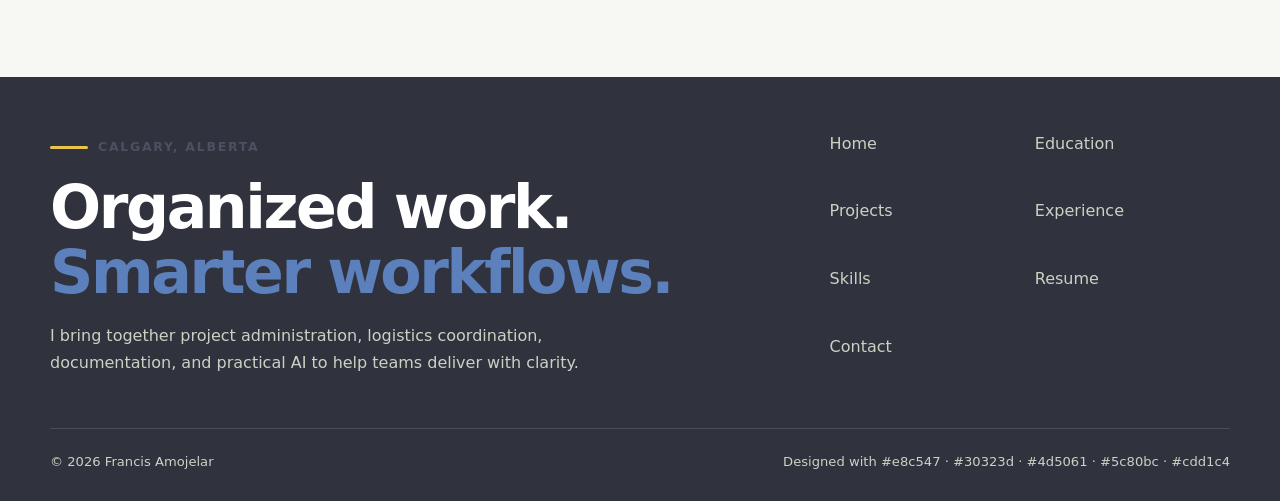
<file: resume.html>
<!doctype html>
<html lang="en">
<head>
  <meta charset="utf-8">
  <meta name="viewport" content="width=device-width, initial-scale=1">
  <meta name="description" content="Resume of Francis Amojelar, junior design project coordinator in Calgary, Alberta.">
  <meta name="theme-color" content="#30323d">
  <title>Resume | Francis Amojelar</title>
  <link rel="stylesheet" href="styles.css">
</head>
<body>
<a class="skip-link" href="#main">Skip to content</a>
<header class="site-header">
  <div class="nav-wrap">
    <a class="brand" href="index.html" aria-label="Francis Amojelar home">
      <span class="brand-mark">FA</span>
      <span>Francis Amojelar<small>Project coordination + practical AI</small></span>
    </a>
    <button class="menu-toggle" aria-expanded="false" aria-label="Open navigation">☰</button>
    <nav class="site-nav" aria-label="Primary navigation"><a href="index.html">Home</a><a href="education.html">Education</a><a href="projects.html">Projects</a><a href="experience.html">Experience</a><a href="skills.html">Skills</a><a href="resume.html">Resume</a><a href="contact.html">Contact</a></nav>
  </div>
</header>
<main id="main">
<section class="page-hero"><div class="container"><div class="breadcrumb"><a href="index.html">Home</a> / Resume</div><div class="eyebrow">Resume</div><h1>Experience organized for <span class="accent">what comes next.</span></h1><p class="lead">A print-friendly version of my project coordination resume, with the original Word document available for download.</p></div></section>
<section class="section"><div class="container"><div class="resume-actions"><a class="btn btn-primary" href="assets/Francis_Amojelar_Resume.docx" download>Download Word resume ↓</a><button class="btn btn-secondary" onclick="window.print()">Print / Save as PDF</button></div>
<article class="resume-sheet">
  <header class="resume-header"><h1>Francis Amojelar</h1><h3>Junior Design Project Coordinator | Project Administration | Operations Coordination</h3><div class="resume-contact"><span>Calgary, AB</span><span>825-365-0322</span><span>francisamojelar@icloud.com</span><span>linkedin.com/in/francisamojelar</span></div></header>
  <section class="resume-section"><h2>Profile</h2><p>Highly organized and detail-oriented project coordinator with more than eight years of experience supporting logistics, operations, documentation, procurement coordination, scheduling, and cross-functional teams. Recognized for maintaining accurate records, managing multiple priorities, coordinating vendors and stakeholders, and helping work remain organized and on schedule.</p><p>Currently completing a Bachelor of Commerce in Information Technology Management and expanding construction, supply chain, project coordination, and AI-assisted planning capability through the Build Smart AI program.</p></section>
  <section class="resume-section"><h2>Core qualifications</h2><div class="tags"><span class="tag">Project administration</span><span class="tag">Project coordination</span><span class="tag">Procurement support</span><span class="tag">Budget & cost tracking</span><span class="tag">Document control</span><span class="tag">Scheduling</span><span class="tag">Vendor communication</span><span class="tag">Data analysis</span><span class="tag">Process improvement</span><span class="tag">AI productivity tools</span></div></section>
  <section class="resume-section"><h2>Professional experience</h2>
    <div class="resume-role"><h3>Biller · East West Express 2015 Inc.</h3><div class="meta">March 2023–January 2026</div><ul><li>Managed daily billing documentation and verified invoices, rates, fuel charges, customer requirements, and supporting records.</li><li>Coordinated with operations, dispatch, and customer service to resolve discrepancies.</li><li>Supported workflow continuity and document accuracy during the BlueJay-to-SAP system transition.</li></ul></div>
    <div class="resume-role"><h3>Logistics Coordinator · Grace Road Lines Ltd.</h3><div class="meta">April 2017–February 2023</div><ul><li>Coordinated shipment schedules across customers, drivers, dispatch, and vendors.</li><li>Maintained freight records, operational files, and communication logs.</li><li>Monitored schedules, resolved delays, and managed competing priorities.</li></ul></div>
    <div class="resume-role"><h3>Founder & CEO · iENTOURAGE Business Process Outsourcing Corporation</h3><div class="meta">November 2010–February 2016</div><ul><li>Directed administration, staffing, budgeting, reporting, purchasing, and client delivery.</li><li>Coordinated cross-functional teams of more than 150 employees.</li><li>Developed workflow documentation, operating procedures, and standardized administrative systems.</li></ul></div>
    <div class="resume-role"><h3>Export Manager · L.A.S. Marine Products</h3><div class="meta">June 2006–January 2009</div><ul><li>Coordinated international shipments, supplier communication, and export documentation.</li><li>Introduced the company’s first CRM and developed standardized manuals and procedures.</li></ul></div>
    <div class="resume-role"><h3>Computer & Network Technician · Abary Plus Computer Sales & Services</h3><div class="meta">September 2003–May 2006</div><ul><li>Installed and configured computer systems and networks.</li><li>Managed service records, repair documentation, and customer work orders.</li></ul></div>
  </section>
  <section class="resume-section"><h2>Education & development</h2><div class="resume-role"><h3>Bachelor of Commerce, Information Technology Management</h3><div class="meta">Athabasca University · In progress</div></div><div class="resume-role"><h3>Build Smart AI — Construction Technology & Operations</h3><div class="meta">Manpower Alberta · 2026</div></div><div class="resume-role"><h3>College Diploma, Computer Studies & Network Technology</h3><div class="meta">AMA Computer Learning Center</div></div></section>
  <section class="resume-section"><h2>Professional development</h2><p>Supply Chain Foundations, CSCMP (2026) · Certified in Cybersecurity (CC), ISC2 (2024) · National Safety Code Program Administration · Health & Safety System Building · OHS Legislation Fundamentals</p></section>
  <section class="resume-section"><h2>Technical skills</h2><p>Microsoft Excel, Word, Outlook, Teams, SAP, BlueJay TMS, CRM systems, digital document management, reporting, data entry, AI productivity tools, and database management.</p></section>
</article></div></section>
</main>
<footer class="site-footer">
  <div class="container">
    <div class="footer-grid">
      <div><div class="eyebrow">Calgary, Alberta</div><h2>Organized work.<br><span class="accent">Smarter workflows.</span></h2><p>I bring together project administration, logistics coordination, documentation, and practical AI to help teams deliver with clarity.</p></div>
      <div class="footer-links"><a href="index.html">Home</a><a href="education.html">Education</a><a href="projects.html">Projects</a><a href="experience.html">Experience</a><a href="skills.html">Skills</a><a href="resume.html">Resume</a><a href="contact.html">Contact</a></div>
    </div>
    <div class="footer-bottom"><span>© <span data-year></span> Francis Amojelar</span><span>Designed with #e8c547 · #30323d · #4d5061 · #5c80bc · #cdd1c4</span></div>
  </div>
</footer>
<script src="script.js"></script>
</body>
</html>
</file>
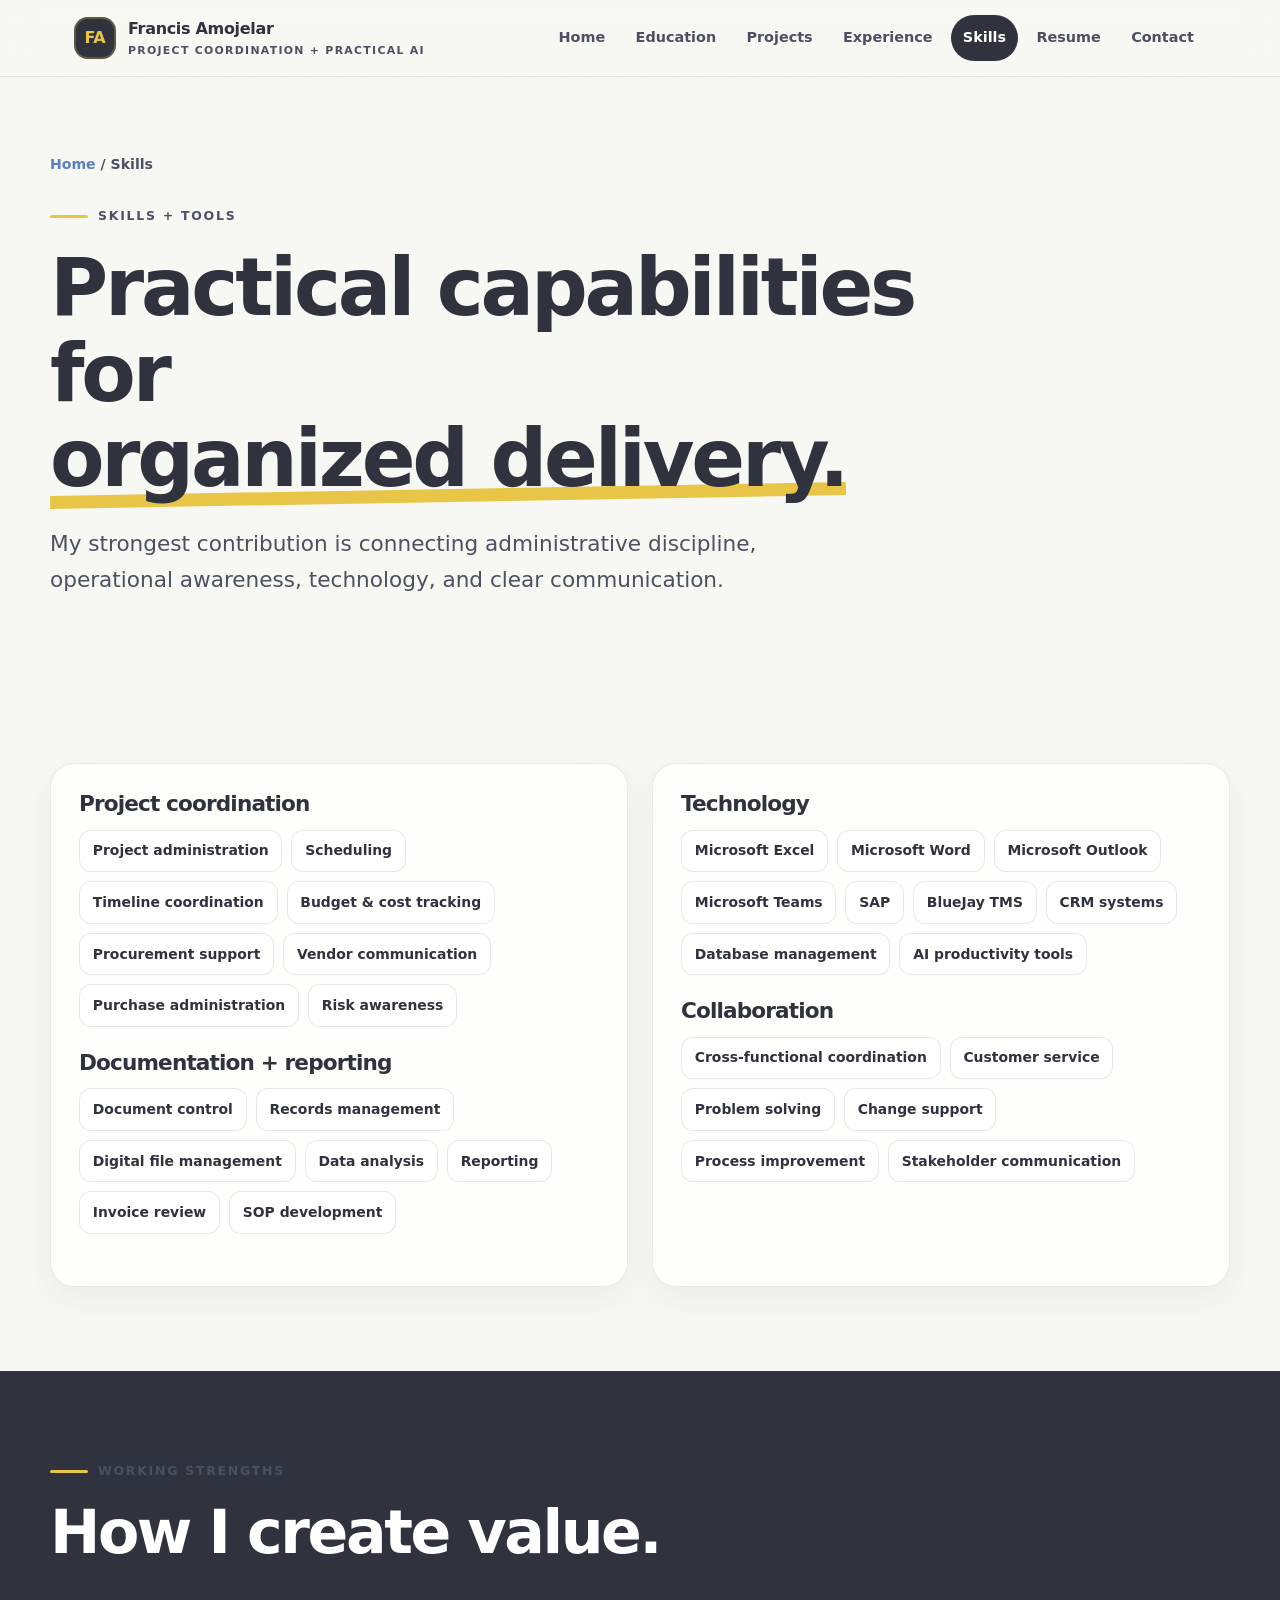
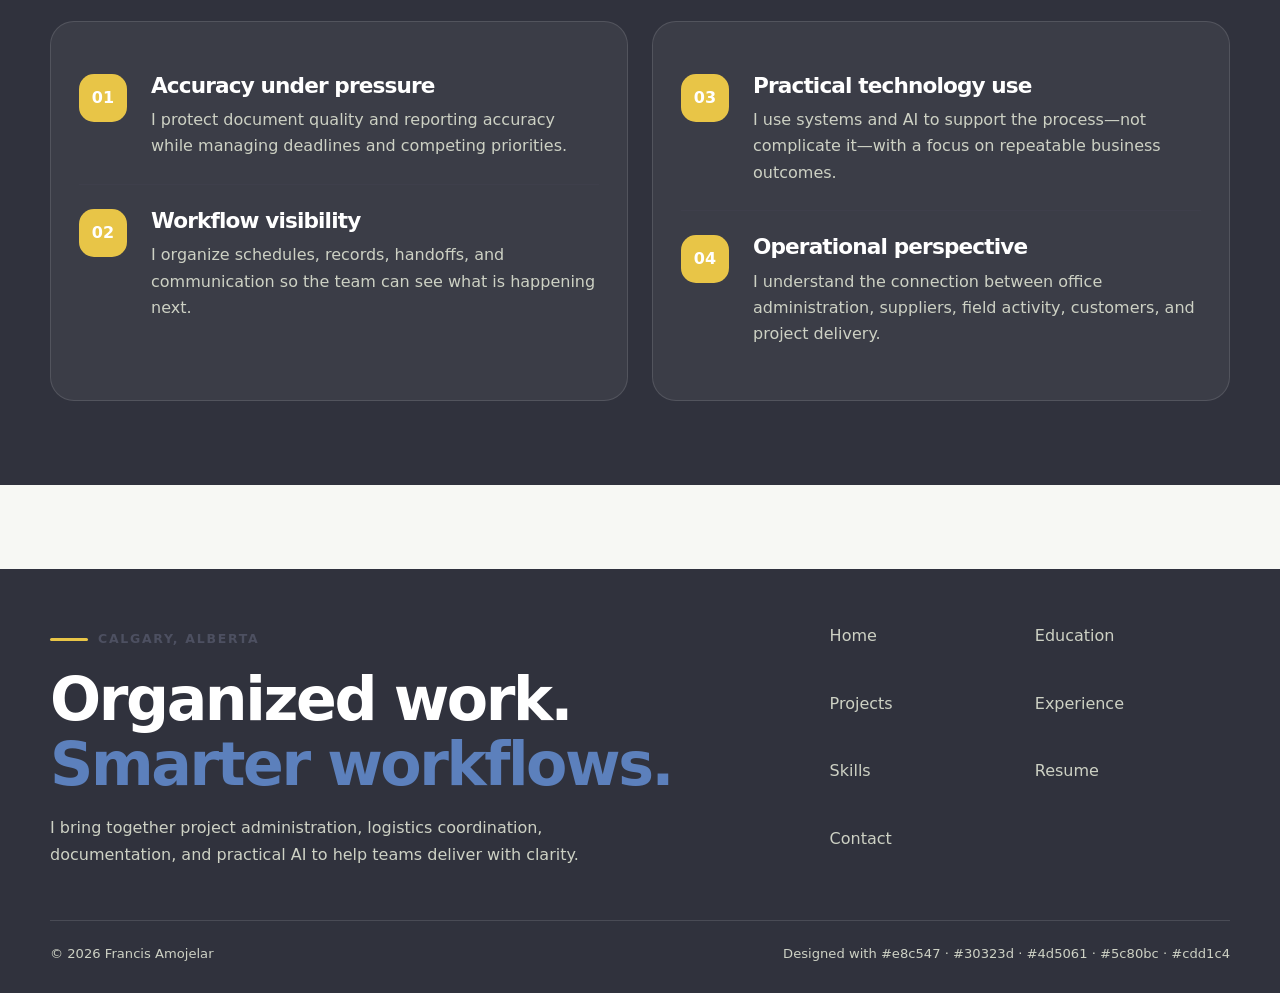
<file: skills.html>
<!doctype html>
<html lang="en">
<head>
  <meta charset="utf-8">
  <meta name="viewport" content="width=device-width, initial-scale=1">
  <meta name="description" content="Project coordination, documentation, operational, technology, and AI skills of Francis Amojelar.">
  <meta name="theme-color" content="#30323d">
  <title>Skills | Francis Amojelar</title>
  <link rel="stylesheet" href="styles.css">
</head>
<body>
<a class="skip-link" href="#main">Skip to content</a>
<header class="site-header">
  <div class="nav-wrap">
    <a class="brand" href="index.html" aria-label="Francis Amojelar home">
      <span class="brand-mark">FA</span>
      <span>Francis Amojelar<small>Project coordination + practical AI</small></span>
    </a>
    <button class="menu-toggle" aria-expanded="false" aria-label="Open navigation">☰</button>
    <nav class="site-nav" aria-label="Primary navigation"><a href="index.html">Home</a><a href="education.html">Education</a><a href="projects.html">Projects</a><a href="experience.html">Experience</a><a href="skills.html">Skills</a><a href="resume.html">Resume</a><a href="contact.html">Contact</a></nav>
  </div>
</header>
<main id="main">
<section class="page-hero"><div class="container"><div class="breadcrumb"><a href="index.html">Home</a> / Skills</div><div class="eyebrow">Skills + tools</div><h1>Practical capabilities for <span class="gold-underline">organized delivery.</span></h1><p class="lead">My strongest contribution is connecting administrative discipline, operational awareness, technology, and clear communication.</p></div></section>
<section class="section"><div class="container"><div class="grid-2">
  <div class="card reveal"><div class="skill-group"><h3>Project coordination</h3><div class="tags"><span class="tag">Project administration</span><span class="tag">Scheduling</span><span class="tag">Timeline coordination</span><span class="tag">Budget & cost tracking</span><span class="tag">Procurement support</span><span class="tag">Vendor communication</span><span class="tag">Purchase administration</span><span class="tag">Risk awareness</span></div></div><div class="skill-group"><h3>Documentation + reporting</h3><div class="tags"><span class="tag">Document control</span><span class="tag">Records management</span><span class="tag">Digital file management</span><span class="tag">Data analysis</span><span class="tag">Reporting</span><span class="tag">Invoice review</span><span class="tag">SOP development</span></div></div></div>
  <div class="card reveal"><div class="skill-group"><h3>Technology</h3><div class="tags"><span class="tag">Microsoft Excel</span><span class="tag">Microsoft Word</span><span class="tag">Microsoft Outlook</span><span class="tag">Microsoft Teams</span><span class="tag">SAP</span><span class="tag">BlueJay TMS</span><span class="tag">CRM systems</span><span class="tag">Database management</span><span class="tag">AI productivity tools</span></div></div><div class="skill-group"><h3>Collaboration</h3><div class="tags"><span class="tag">Cross-functional coordination</span><span class="tag">Customer service</span><span class="tag">Problem solving</span><span class="tag">Change support</span><span class="tag">Process improvement</span><span class="tag">Stakeholder communication</span></div></div></div>
</div></div></section>
<section class="section alt"><div class="container"><div class="section-head"><div><div class="eyebrow">Working strengths</div><h2>How I create value.</h2></div></div><div class="grid-2">
  <div class="card"><div class="strength"><span class="strength-index">01</span><div><h3>Accuracy under pressure</h3><p>I protect document quality and reporting accuracy while managing deadlines and competing priorities.</p></div></div><div class="strength"><span class="strength-index">02</span><div><h3>Workflow visibility</h3><p>I organize schedules, records, handoffs, and communication so the team can see what is happening next.</p></div></div></div>
  <div class="card"><div class="strength"><span class="strength-index">03</span><div><h3>Practical technology use</h3><p>I use systems and AI to support the process—not complicate it—with a focus on repeatable business outcomes.</p></div></div><div class="strength"><span class="strength-index">04</span><div><h3>Operational perspective</h3><p>I understand the connection between office administration, suppliers, field activity, customers, and project delivery.</p></div></div></div>
</div></div></section>
</main>
<footer class="site-footer">
  <div class="container">
    <div class="footer-grid">
      <div><div class="eyebrow">Calgary, Alberta</div><h2>Organized work.<br><span class="accent">Smarter workflows.</span></h2><p>I bring together project administration, logistics coordination, documentation, and practical AI to help teams deliver with clarity.</p></div>
      <div class="footer-links"><a href="index.html">Home</a><a href="education.html">Education</a><a href="projects.html">Projects</a><a href="experience.html">Experience</a><a href="skills.html">Skills</a><a href="resume.html">Resume</a><a href="contact.html">Contact</a></div>
    </div>
    <div class="footer-bottom"><span>© <span data-year></span> Francis Amojelar</span><span>Designed with #e8c547 · #30323d · #4d5061 · #5c80bc · #cdd1c4</span></div>
  </div>
</footer>
<script src="script.js"></script>
</body>
</html>
</file>
<file: styles.css>
:root {
  --gold: #e8c547;
  --ink: #30323d;
  --slate: #4d5061;
  --blue: #5c80bc;
  --mist: #cdd1c4;
  --paper: #f7f8f4;
  --white: #ffffff;
  --shadow: 0 18px 50px rgba(48, 50, 61, .12);
  --radius: 24px;
  --max: 1180px;
}

* { box-sizing: border-box; }
html { scroll-behavior: smooth; }
body {
  margin: 0;
  color: var(--ink);
  background: var(--paper);
  font-family: Inter, ui-sans-serif, system-ui, -apple-system, BlinkMacSystemFont, "Segoe UI", sans-serif;
  line-height: 1.65;
}
body::before {
  content: "";
  position: fixed;
  inset: 0;
  pointer-events: none;
  opacity: .34;
  background-image: linear-gradient(rgba(48,50,61,.035) 1px, transparent 1px), linear-gradient(90deg, rgba(48,50,61,.035) 1px, transparent 1px);
  background-size: 28px 28px;
  mask-image: linear-gradient(to bottom, black, transparent 82%);
  z-index: -2;
}

a { color: inherit; }
img { max-width: 100%; }
button, input, textarea { font: inherit; }

.skip-link {
  position: absolute;
  left: -9999px;
  top: 0;
  background: var(--gold);
  color: var(--ink);
  padding: .75rem 1rem;
  z-index: 1000;
}
.skip-link:focus { left: 1rem; top: 1rem; }

.site-header {
  position: sticky;
  top: 0;
  z-index: 50;
  backdrop-filter: blur(16px);
  background: rgba(247,248,244,.88);
  border-bottom: 1px solid rgba(77,80,97,.12);
}
.nav-wrap {
  max-width: var(--max);
  margin: 0 auto;
  min-height: 76px;
  padding: 0 24px;
  display: flex;
  align-items: center;
  justify-content: space-between;
  gap: 24px;
}
.brand {
  display: inline-flex;
  align-items: center;
  gap: 12px;
  text-decoration: none;
  font-weight: 850;
  letter-spacing: -.02em;
}
.brand-mark {
  width: 42px;
  height: 42px;
  border-radius: 14px;
  display: grid;
  place-items: center;
  background: var(--ink);
  color: var(--gold);
  box-shadow: inset 0 0 0 2px rgba(232,197,71,.25);
}
.brand small { display:block; color:var(--slate); font-size:.68rem; font-weight:700; letter-spacing:.12em; text-transform:uppercase; }
.site-nav { display: flex; align-items: center; gap: 6px; }
.site-nav a {
  text-decoration: none;
  font-size: .9rem;
  font-weight: 760;
  color: var(--slate);
  padding: .68rem .76rem;
  border-radius: 999px;
}
.site-nav a:hover, .site-nav a.active { background: var(--ink); color: var(--white); }
.menu-toggle {
  display: none;
  border: 0;
  background: var(--ink);
  color: var(--white);
  width: 44px;
  height: 44px;
  border-radius: 14px;
  cursor: pointer;
}

.container { width: min(calc(100% - 48px), var(--max)); margin-inline: auto; }
.hero { padding: 92px 0 72px; overflow: hidden; }
.hero-grid { display: grid; grid-template-columns: 1.18fr .82fr; align-items: center; gap: 56px; }
.eyebrow {
  display: inline-flex;
  align-items: center;
  gap: 10px;
  margin-bottom: 18px;
  font-size: .78rem;
  font-weight: 850;
  letter-spacing: .14em;
  text-transform: uppercase;
  color: var(--slate);
}
.eyebrow::before { content:""; width:38px; height:3px; border-radius:9px; background:var(--gold); }
h1, h2, h3 { line-height: 1.08; letter-spacing: -.04em; }
h1 { font-size: clamp(3.2rem, 7.2vw, 6.75rem); margin: 0 0 24px; max-width: 890px; }
h2 { font-size: clamp(2.15rem, 4.7vw, 4.2rem); margin: 0 0 18px; }
h3 { font-size: 1.35rem; margin: 0 0 10px; }
.lead { font-size: clamp(1.08rem, 1.8vw, 1.35rem); color: var(--slate); max-width: 720px; margin: 0 0 30px; }
.accent { color: var(--blue); }
.gold-underline { position: relative; z-index: 1; white-space: nowrap; }
.gold-underline::after { content:""; position:absolute; left:0; right:0; bottom:.05em; height:.16em; background:var(--gold); z-index:-1; transform:rotate(-1deg); }
.actions { display:flex; flex-wrap:wrap; gap:12px; }
.btn {
  display: inline-flex;
  justify-content: center;
  align-items: center;
  gap: 10px;
  min-height: 50px;
  padding: .85rem 1.25rem;
  border-radius: 15px;
  text-decoration: none;
  border: 1px solid transparent;
  font-weight: 820;
  cursor: pointer;
}
.btn-primary { background:var(--ink); color:var(--white); box-shadow:var(--shadow); }
.btn-primary:hover { transform: translateY(-2px); background:var(--blue); }
.btn-secondary { border-color:rgba(77,80,97,.2); background:rgba(255,255,255,.7); }
.btn-secondary:hover { border-color:var(--blue); color:var(--blue); }

.hero-panel {
  min-height: 520px;
  border-radius: 34px;
  position: relative;
  background: var(--ink);
  color: var(--white);
  padding: 34px;
  box-shadow: var(--shadow);
  overflow: hidden;
}
.hero-panel::before { content:""; position:absolute; width:340px; height:340px; border-radius:50%; background:var(--blue); right:-130px; top:-130px; opacity:.72; }
.hero-panel::after { content:""; position:absolute; width:260px; height:260px; border:52px solid var(--gold); border-radius:50%; left:-150px; bottom:-145px; opacity:.9; }
.panel-grid { position:relative; z-index:1; height:100%; display:grid; grid-template-rows:auto 1fr auto; gap:28px; }
.mini-label { font-size:.72rem; text-transform:uppercase; letter-spacing:.16em; color:var(--mist); font-weight:800; }
.profile-monogram { align-self:center; justify-self:center; width:190px; height:190px; border-radius:42px; display:grid; place-items:center; font-size:4.7rem; font-weight:900; color:var(--gold); background:rgba(255,255,255,.07); border:1px solid rgba(255,255,255,.14); transform:rotate(-4deg); }
.status-row { display:grid; grid-template-columns:repeat(2,1fr); gap:12px; }
.status-card { border:1px solid rgba(255,255,255,.14); border-radius:18px; padding:16px; background:rgba(255,255,255,.06); }
.status-card strong { display:block; color:var(--gold); font-size:1.35rem; }
.status-card span { color:var(--mist); font-size:.85rem; }

.section { padding: 84px 0; }
.section.alt { background: var(--ink); color: var(--white); }
.section.alt .section-copy, .section.alt .muted { color: var(--mist); }
.section-head { display:flex; justify-content:space-between; gap:36px; align-items:end; margin-bottom:38px; }
.section-copy { max-width:610px; color:var(--slate); font-size:1.05rem; }
.grid-3 { display:grid; grid-template-columns:repeat(3,1fr); gap:20px; }
.grid-2 { display:grid; grid-template-columns:repeat(2,1fr); gap:24px; }
.card {
  background:rgba(255,255,255,.8);
  border:1px solid rgba(77,80,97,.12);
  border-radius:var(--radius);
  padding:28px;
  box-shadow:0 12px 35px rgba(48,50,61,.06);
}
.card:hover { transform:translateY(-4px); box-shadow:var(--shadow); }
.card-icon { width:50px; height:50px; display:grid; place-items:center; border-radius:16px; background:var(--gold); color:var(--ink); font-weight:900; margin-bottom:22px; }
.card p { color:var(--slate); margin-bottom:0; }
.alt .card { background:rgba(255,255,255,.055); border-color:rgba(255,255,255,.12); box-shadow:none; }
.alt .card p { color:var(--mist); }

.stats { display:grid; grid-template-columns:repeat(4,1fr); gap:14px; margin-top:34px; }
.stat { padding:24px; border-top:5px solid var(--gold); background:var(--white); border-radius:0 0 18px 18px; }
.stat strong { display:block; font-size:2.1rem; letter-spacing:-.05em; }
.stat span { color:var(--slate); font-size:.9rem; }

.project-feature { display:grid; grid-template-columns:.9fr 1.1fr; border-radius:30px; overflow:hidden; background:var(--white); box-shadow:var(--shadow); }
.project-visual { min-height:420px; position:relative; padding:36px; background:linear-gradient(145deg,var(--blue),var(--ink)); color:white; }
.site-map { position:absolute; inset:80px 38px 38px; display:grid; grid-template-columns:1.3fr .7fr; grid-template-rows:1fr .72fr; gap:12px; }
.site-map span { border:2px solid rgba(255,255,255,.52); background:rgba(255,255,255,.08); border-radius:16px; padding:14px; font-size:.72rem; font-weight:800; letter-spacing:.1em; text-transform:uppercase; }
.site-map span:nth-child(1){ grid-row:1/3; }
.site-map span:nth-child(3){ background:rgba(232,197,71,.24); border-color:var(--gold); }
.project-content { padding:46px; }
.project-kickers { display:flex; gap:8px; flex-wrap:wrap; margin:18px 0 26px; }
.pill { display:inline-flex; align-items:center; padding:.42rem .72rem; border-radius:999px; background:rgba(92,128,188,.12); color:var(--blue); font-size:.78rem; font-weight:800; }
.pill.gold { background:rgba(232,197,71,.23); color:#7a6411; }
.feature-list { padding:0; list-style:none; margin:24px 0 0; }
.feature-list li { position:relative; padding-left:28px; margin:12px 0; }
.feature-list li::before { content:"✓"; position:absolute; left:0; top:0; color:var(--blue); font-weight:900; }

.page-hero { padding:76px 0 52px; }
.page-hero h1 { font-size:clamp(2.8rem,6.2vw,5.8rem); }
.breadcrumb { color:var(--slate); font-size:.88rem; font-weight:750; margin-bottom:24px; }
.breadcrumb a { text-decoration:none; color:var(--blue); }

.timeline { position:relative; margin-top:30px; }
.timeline::before { content:""; position:absolute; left:20px; top:8px; bottom:8px; width:3px; background:linear-gradient(var(--gold),var(--blue)); border-radius:5px; }
.timeline-item { position:relative; padding:0 0 42px 72px; }
.timeline-item::before { content:""; position:absolute; left:9px; top:5px; width:24px; height:24px; border-radius:50%; background:var(--paper); border:6px solid var(--gold); box-shadow:0 0 0 5px var(--paper); }
.timeline-date { font-size:.78rem; font-weight:850; letter-spacing:.12em; text-transform:uppercase; color:var(--blue); }
.timeline-item p { color:var(--slate); }
.timeline-item ul { color:var(--slate); padding-left:20px; }

.edu-card { display:grid; grid-template-columns:150px 1fr; gap:24px; align-items:start; }
.edu-year { display:grid; place-items:center; min-height:110px; border-radius:22px; background:var(--ink); color:var(--gold); text-align:center; font-weight:900; font-size:1.2rem; }
.edu-card + .edu-card { margin-top:20px; }

.project-card { overflow:hidden; padding:0; }
.project-card .project-top { min-height:210px; padding:28px; color:white; background:linear-gradient(145deg,var(--ink),var(--blue)); position:relative; }
.project-card:nth-child(2n) .project-top { background:linear-gradient(145deg,var(--slate),var(--ink)); }
.project-number { font-size:4.5rem; line-height:1; font-weight:900; opacity:.16; position:absolute; right:24px; top:18px; }
.project-card .project-body { padding:28px; }
.project-card .metric-row { display:grid; grid-template-columns:repeat(3,1fr); gap:8px; margin-top:22px; }
.metric { padding:12px; border-radius:14px; background:var(--paper); text-align:center; }
.metric strong { display:block; font-size:1rem; }
.metric span { color:var(--slate); font-size:.72rem; }

.skill-group { margin-bottom:24px; }
.skill-group h3 { margin-bottom:14px; }
.tags { display:flex; flex-wrap:wrap; gap:9px; }
.tag { display:inline-flex; align-items:center; min-height:40px; padding:.55rem .8rem; border-radius:12px; background:var(--white); border:1px solid rgba(77,80,97,.13); font-weight:750; font-size:.87rem; }
.strength { padding:24px 0; border-bottom:1px solid rgba(77,80,97,.14); display:grid; grid-template-columns:54px 1fr; gap:18px; }
.strength:last-child { border-bottom:0; }
.strength-index { width:48px; height:48px; display:grid; place-items:center; border-radius:15px; background:var(--gold); font-weight:900; }
.strength p { color:var(--slate); margin:6px 0 0; }

.resume-sheet { background:white; box-shadow:var(--shadow); border-radius:20px; padding:clamp(24px,5vw,64px); max-width:980px; margin:0 auto; }
.resume-header { border-bottom:4px solid var(--gold); padding-bottom:24px; margin-bottom:28px; }
.resume-header h1 { font-size:clamp(2.5rem,5vw,4.8rem); margin-bottom:6px; }
.resume-contact { display:flex; flex-wrap:wrap; gap:10px 18px; color:var(--slate); font-size:.9rem; }
.resume-section { margin-top:34px; }
.resume-section h2 { font-size:1.15rem; text-transform:uppercase; letter-spacing:.14em; border-bottom:1px solid rgba(77,80,97,.18); padding-bottom:8px; }
.resume-role { margin:22px 0; }
.resume-role h3 { font-size:1.08rem; letter-spacing:-.015em; }
.resume-role .meta { color:var(--blue); font-weight:760; font-size:.88rem; }
.resume-role ul { margin-top:10px; color:var(--slate); }
.resume-actions { position:sticky; top:94px; display:flex; justify-content:center; gap:12px; margin-bottom:24px; z-index:10; }

.contact-layout { display:grid; grid-template-columns:.78fr 1.22fr; gap:28px; }
.contact-panel { background:var(--ink); color:white; border-radius:28px; padding:34px; }
.contact-panel p { color:var(--mist); }
.contact-list { list-style:none; padding:0; margin:30px 0 0; }
.contact-list li { margin:18px 0; }
.contact-list a { color:white; text-decoration:none; font-weight:750; }
.contact-list span { display:block; color:var(--gold); font-size:.72rem; text-transform:uppercase; letter-spacing:.12em; }
.contact-form { background:white; border-radius:28px; padding:34px; box-shadow:var(--shadow); }
.form-row { display:grid; grid-template-columns:repeat(2,1fr); gap:16px; }
label { display:block; font-size:.82rem; font-weight:800; margin-bottom:7px; }
input, textarea { width:100%; border:1px solid rgba(77,80,97,.22); border-radius:14px; padding:.9rem 1rem; background:var(--paper); color:var(--ink); }
input:focus, textarea:focus { outline:3px solid rgba(92,128,188,.2); border-color:var(--blue); }
textarea { min-height:160px; resize:vertical; }
.field { margin-bottom:16px; }
.form-note { color:var(--slate); font-size:.82rem; }

.site-footer { margin-top:84px; background:var(--ink); color:white; padding:54px 0 28px; }
.footer-grid { display:grid; grid-template-columns:1.3fr .7fr; gap:36px; }
.site-footer p { color:var(--mist); max-width:580px; }
.footer-links { display:grid; grid-template-columns:repeat(2,1fr); gap:10px; }
.footer-links a { text-decoration:none; color:var(--mist); }
.footer-links a:hover { color:var(--gold); }
.footer-bottom { border-top:1px solid rgba(255,255,255,.12); margin-top:36px; padding-top:22px; display:flex; justify-content:space-between; gap:16px; color:var(--mist); font-size:.82rem; }

.reveal { opacity:0; transform:translateY(18px); transition:opacity .7s ease, transform .7s ease; }
.reveal.visible { opacity:1; transform:none; }

@media (max-width: 980px) {
  .menu-toggle { display:grid; place-items:center; }
  .site-nav { position:absolute; left:20px; right:20px; top:68px; display:none; flex-direction:column; align-items:stretch; background:var(--paper); border:1px solid rgba(77,80,97,.14); border-radius:20px; padding:12px; box-shadow:var(--shadow); }
  .site-nav.open { display:flex; }
  .site-nav a { text-align:center; }
  .hero-grid, .project-feature, .contact-layout { grid-template-columns:1fr; }
  .hero-panel { min-height:440px; }
  .grid-3 { grid-template-columns:1fr 1fr; }
  .stats { grid-template-columns:1fr 1fr; }
}

@media (max-width: 680px) {
  .container { width:min(calc(100% - 30px),var(--max)); }
  .nav-wrap { padding:0 15px; }
  .brand span:last-child { display:none; }
  .hero { padding-top:62px; }
  h1 { font-size:clamp(2.8rem,15vw,4.4rem); }
  .hero-panel { min-height:380px; padding:24px; }
  .profile-monogram { width:145px; height:145px; font-size:3.6rem; }
  .section { padding:62px 0; }
  .section-head { display:block; }
  .grid-3, .grid-2, .stats, .form-row, .footer-grid { grid-template-columns:1fr; }
  .project-content { padding:30px; }
  .edu-card { grid-template-columns:1fr; }
  .edu-year { min-height:75px; }
  .resume-actions { position:static; flex-direction:column; }
  .resume-actions .btn { width:100%; }
  .footer-bottom { flex-direction:column; }
}

@media print {
  .site-header, .site-footer, .resume-actions, .skip-link { display:none !important; }
  body { background:white; }
  body::before { display:none; }
  .page-hero { display:none; }
  .section { padding:0; }
  .container { width:100%; }
  .resume-sheet { box-shadow:none; border-radius:0; max-width:none; padding:0; }
  .resume-role { break-inside:avoid; }
}
</file>
